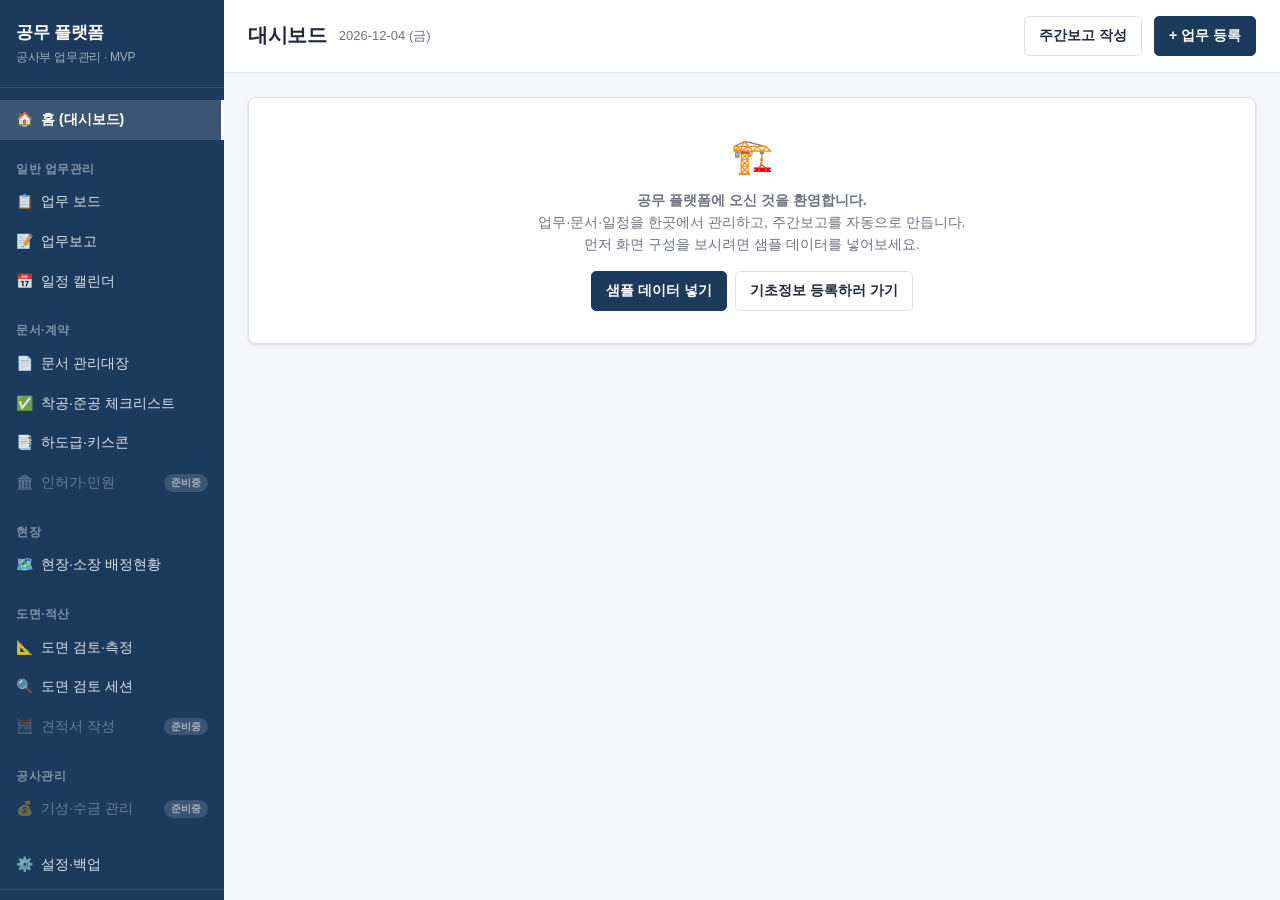
<file: index.html>
<!DOCTYPE html>
<html lang="ko">
<head>
  <meta charset="UTF-8">
  <meta name="viewport" content="width=device-width, initial-scale=1.0">
  <title>대시보드 — 공무 플랫폼</title>
  <link rel="stylesheet" href="assets/css/base.css">
  <link rel="stylesheet" href="assets/css/components.css">
  <link rel="stylesheet" href="assets/css/print.css">
</head>
<body class="app">
  <div class="main">
    <div class="topbar">
      <button class="menu-toggle" data-menu-toggle>☰</button>
      <h1>대시보드</h1>
      <span class="sub" id="todayLabel"></span>
      <span class="spacer"></span>
      <a class="btn" href="report.html">주간보고 작성</a>
      <a class="btn primary" href="tasks.html">+ 업무 등록</a>
    </div>
    <div class="content" id="content"></div>
  </div>

  <script src="assets/js/store.js"></script>
  <script src="assets/js/ui.js"></script>
  <script src="assets/js/seed.js"></script>
  <script>
    UI.init("home", "대시보드");

    const today = UI.todayStr();
    const d = new Date();
    document.getElementById("todayLabel").textContent =
      `${today} (${["일","월","화","수","목","금","토"][d.getDay()]})`;

    function render() {
      const el = document.getElementById("content");
      const tasks = Store.list("tasks");
      const docs = Store.list("documents");
      const events = Store.list("events");
      const isEmpty = !tasks.length && !docs.length && !events.length && !Store.list("sites").length;

      if (isEmpty) {
        el.innerHTML = `
          <div class="card"><div class="empty">
            <div class="empty-icon">🏗️</div>
            <p><b>공무 플랫폼에 오신 것을 환영합니다.</b><br>
            업무·문서·일정을 한곳에서 관리하고, 주간보고를 자동으로 만듭니다.<br>
            먼저 화면 구성을 보시려면 샘플 데이터를 넣어보세요.</p>
            <div class="flex" style="justify-content:center">
              <button class="btn primary" id="btnSeed">샘플 데이터 넣기</button>
              <a class="btn" href="settings.html">기초정보 등록하러 가기</a>
            </div>
          </div></div>`;
        document.getElementById("btnSeed").addEventListener("click", () => {
          Seed.inject();
          UI.toast("샘플 데이터를 넣었습니다.", "success");
          render();
        });
        return;
      }

      /* ---------- KPI ---------- */
      const wk = UI.weekRange(today);
      const inProgress = tasks.filter((t) => t.status === "진행").length;
      const dueThisWeek = tasks.filter((t) => t.status !== "완료" && t.dueDate && t.dueDate >= today && t.dueDate <= wk.end).length;
      const overdue = tasks.filter((t) => t.status !== "완료" && t.dueDate && t.dueDate < today).length;
      const waitingDocs = docs.filter((dd) => dd.status === "회신대기").length;
      const ym = today.slice(0, 7);
      const billingCnt = events.filter((e) => e.type === "기성청구" && (e.date || "").startsWith(ym)).length;

      // 서류·통보기한 (체크리스트 + 키스콘, 7일 내 또는 경과)
      const soonLimit = UI.addDays(today, 7);
      let paperDue = 0;
      Store.list("siteChecklists").forEach((cl) =>
        (cl.items || []).forEach((it) => {
          if (it.status !== "완료" && it.status !== "해당없음" && it.dueDate && it.dueDate <= soonLimit) paperDue++;
        }));
      Store.list("subcontracts", (s) => !s.kisconNotifiedAt && s.kisconDueDate && s.kisconDueDate <= soonLimit)
        .forEach(() => paperDue++);

      /* ---------- 마감 임박 업무 (오늘~7일 + 지연) ---------- */
      const soonEnd = UI.addDays(today, 7);
      const urgent = tasks
        .filter((t) => t.status !== "완료" && t.dueDate && t.dueDate <= soonEnd)
        .sort((a, b) => (a.dueDate < b.dueDate ? -1 : 1))
        .slice(0, 8);

      /* ---------- 다가오는 일정 7일 ---------- */
      const upcoming = [];
      events.filter((e) => e.date >= today && e.date <= soonEnd)
        .forEach((e) => upcoming.push({ date: e.date, label: e.title, tag: e.type, cls: "navy" }));
      docs.filter((dd) => dd.status !== "완료" && dd.dueDate && dd.dueDate >= today && dd.dueDate <= soonEnd)
        .forEach((dd) => upcoming.push({ date: dd.dueDate, label: `${dd.title} 회신`, tag: "회신기한", cls: "orange" }));
      Store.list("siteChecklists").forEach((cl) =>
        (cl.items || []).forEach((it) => {
          if (it.status !== "완료" && it.status !== "해당없음" &&
              it.dueDate && it.dueDate >= today && it.dueDate <= soonEnd) {
            upcoming.push({ date: it.dueDate, label: `${it.title} (${cl.kind})`, tag: "서류기한", cls: "red" });
          }
        }));
      Store.list("subcontracts", (s) => !s.kisconNotifiedAt && s.kisconDueDate &&
        s.kisconDueDate >= today && s.kisconDueDate <= soonEnd)
        .forEach((s) => upcoming.push({ date: s.kisconDueDate, label: `키스콘 통보 — ${s.company}`, tag: "키스콘", cls: "red" }));
      upcoming.sort((a, b) => (a.date < b.date ? -1 : 1));

      /* ---------- 최근 문서 5건 ---------- */
      const recentDocs = docs.slice().sort((a, b) => (b.date || "") < (a.date || "") ? -1 : 1).slice(0, 5);

      el.innerHTML = `
        <div class="kpi-grid">
          <div class="kpi"><div class="kpi-label">진행 중 업무</div><div class="kpi-value">${inProgress}<span class="unit">건</span></div></div>
          <div class="kpi ${dueThisWeek ? "warn" : ""}"><div class="kpi-label">이번 주 마감</div><div class="kpi-value">${dueThisWeek}<span class="unit">건</span></div></div>
          <div class="kpi ${overdue ? "danger" : ""}"><div class="kpi-label">지연 업무</div><div class="kpi-value">${overdue}<span class="unit">건</span></div></div>
          <div class="kpi ${waitingDocs ? "warn" : ""}"><div class="kpi-label">회신대기 문서</div><div class="kpi-value">${waitingDocs}<span class="unit">건</span></div></div>
          <div class="kpi"><div class="kpi-label">이번 달 기성청구 일정</div><div class="kpi-value">${billingCnt}<span class="unit">건</span></div></div>
          <div class="kpi ${paperDue ? "danger" : ""}"><div class="kpi-label">서류·통보기한 (7일)</div><div class="kpi-value">${paperDue}<span class="unit">건</span></div></div>
        </div>

        <div class="grid-2 mt-4">
          <div class="card">
            <div class="card-head"><h2>⏰ 마감 임박 업무</h2><span class="spacer"></span><a class="btn sm ghost" href="tasks.html">전체 보기</a></div>
            <div class="card-body">${urgent.length ? `
              <div class="table-wrap"><table class="table">
                <thead><tr><th>업무명</th><th>마감</th><th>현장</th><th>상태</th></tr></thead>
                <tbody>${urgent.map((t) => `
                  <tr class="no-hover ${t.dueDate < today ? "overdue" : ""}">
                    <td>${UI.esc(t.title)}</td>
                    <td class="nowrap">${UI.fmtShort(t.dueDate)} ${UI.ddayBadge(t.dueDate)}</td>
                    <td>${UI.esc(UI.siteName(t.siteId))}</td>
                    <td>${UI.badge(t.status)}</td>
                  </tr>`).join("")}</tbody>
              </table></div>` :
              `<p class="muted small">7일 내 마감 업무가 없습니다.</p>`}
            </div>
          </div>

          <div class="card">
            <div class="card-head"><h2>📅 다가오는 일정 (7일)</h2><span class="spacer"></span><a class="btn sm ghost" href="calendar.html">캘린더</a></div>
            <div class="card-body">${upcoming.length ? upcoming.map((u) => `
              <div class="flex" style="padding:6px 0;border-bottom:1px solid var(--c-border)">
                <span class="nowrap small muted">${UI.fmtShort(u.date)}</span>
                <span class="badge ${u.cls}">${UI.esc(u.tag)}</span>
                <span class="grow">${UI.esc(u.label)}</span>
              </div>`).join("") :
              `<p class="muted small">7일 내 일정이 없습니다.</p>`}
            </div>
          </div>
        </div>

        <div class="card mt-4">
          <div class="card-head"><h2>📄 최근 문서</h2><span class="spacer"></span><a class="btn sm ghost" href="documents.html">문서대장</a></div>
          <div class="card-body">${recentDocs.length ? `
            <div class="table-wrap"><table class="table">
              <thead><tr><th>구분</th><th>일자</th><th>제목</th><th>상대처</th><th>상태</th></tr></thead>
              <tbody>${recentDocs.map((dd) => `
                <tr class="no-hover">
                  <td>${UI.badge(dd.direction)}</td>
                  <td class="nowrap">${UI.fmtShort(dd.date)}</td>
                  <td>${UI.esc(dd.title)}</td>
                  <td>${UI.esc(dd.counterpart || "-")}</td>
                  <td>${UI.badge(dd.status)}</td>
                </tr>`).join("")}</tbody>
            </table></div>` :
            `<p class="muted small">등록된 문서가 없습니다.</p>`}
          </div>
        </div>`;
    }

    render();
  </script>
</body>
</html>
</file>
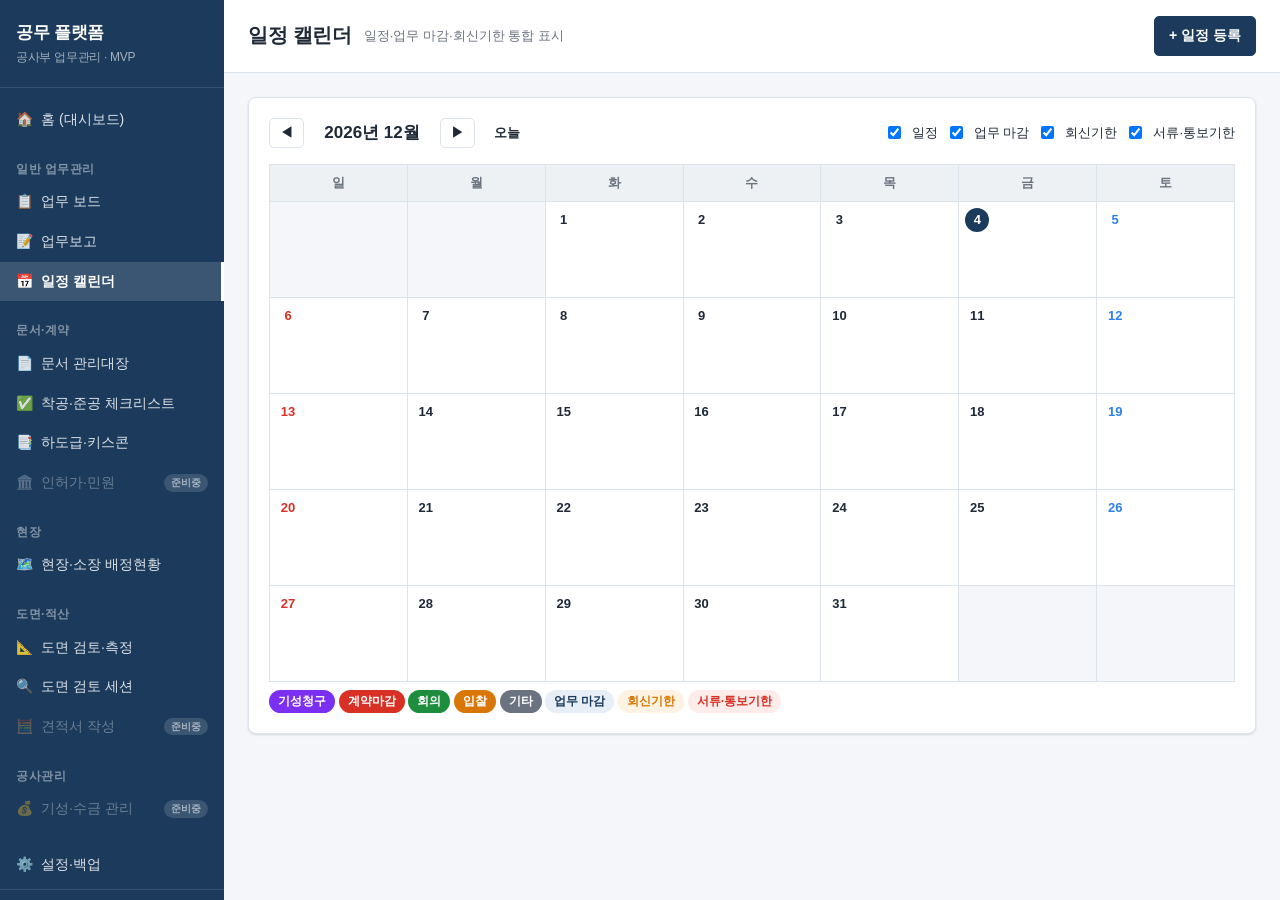
<file: calendar.html>
<!DOCTYPE html>
<html lang="ko">
<head>
  <meta charset="UTF-8">
  <meta name="viewport" content="width=device-width, initial-scale=1.0">
  <title>일정 캘린더 — 공무 플랫폼</title>
  <link rel="stylesheet" href="assets/css/base.css">
  <link rel="stylesheet" href="assets/css/components.css">
  <link rel="stylesheet" href="assets/css/print.css">
</head>
<body class="app">
  <div class="main">
    <div class="topbar">
      <button class="menu-toggle" data-menu-toggle>☰</button>
      <h1>일정 캘린더</h1>
      <span class="sub">일정·업무 마감·회신기한 통합 표시</span>
      <span class="spacer"></span>
      <button class="btn primary" id="btnNew">+ 일정 등록</button>
    </div>
    <div class="content">
      <div class="card card-pad">
        <div class="flex flex-wrap no-print">
          <button class="btn sm" id="btnPrev">◀</button>
          <h2 id="calTitle" style="font-size:var(--fs-lg);min-width:120px;text-align:center"></h2>
          <button class="btn sm" id="btnNext">▶</button>
          <button class="btn sm ghost" id="btnToday">오늘</button>
          <span class="spacer grow"></span>
          <label class="small flex"><input type="checkbox" id="srcEvents" checked> 일정</label>
          <label class="small flex"><input type="checkbox" id="srcTasks" checked> 업무 마감</label>
          <label class="small flex"><input type="checkbox" id="srcDocs" checked> 회신기한</label>
          <label class="small flex"><input type="checkbox" id="srcChecklists" checked> 서류·통보기한</label>
        </div>
        <div class="mt-4" id="calWrap"></div>
        <div class="small muted mt-2">
          <span class="badge" style="background:var(--c-ev-billing);color:#fff">기성청구</span>
          <span class="badge" style="background:var(--c-ev-contract);color:#fff">계약마감</span>
          <span class="badge" style="background:var(--c-ev-meeting);color:#fff">회의</span>
          <span class="badge" style="background:var(--c-ev-bid);color:#fff">입찰</span>
          <span class="badge" style="background:var(--c-ev-etc);color:#fff">기타</span>
          <span class="badge navy">업무 마감</span>
          <span class="badge orange">회신기한</span>
          <span class="badge red">서류·통보기한</span>
        </div>
      </div>

      <div class="card mt-4 hidden" id="dayPanel">
        <div class="card-head">
          <h2 id="dayTitle"></h2>
          <span class="spacer"></span>
          <button class="btn sm" id="btnDayAdd">+ 이 날짜에 일정</button>
        </div>
        <div class="card-body" id="dayList"></div>
      </div>
    </div>
  </div>

  <!-- 일정 등록/수정 모달 -->
  <div class="modal-backdrop" id="evModal">
    <div class="modal">
      <div class="modal-head">
        <h3 id="modalTitle">일정 등록</h3>
        <button class="modal-close" data-close>×</button>
      </div>
      <div class="modal-body">
        <div class="field">
          <label>일정명 <span class="req">*</span></label>
          <input class="input" id="mTitle" placeholder="예: 7월 기성청구 (OO현장)">
        </div>
        <div class="form-row">
          <div class="field">
            <label>일자 <span class="req">*</span></label>
            <input class="input" id="mDate" type="date">
          </div>
          <div class="field">
            <label>유형</label>
            <select class="select" id="mType">
              <option>기성청구</option><option>계약마감</option><option>회의</option>
              <option>입찰</option><option selected>기타</option>
            </select>
          </div>
        </div>
        <div class="form-row">
          <div class="field">
            <label>현장</label>
            <select class="select" id="mSite"></select>
          </div>
          <div class="field">
            <label>비고</label>
            <input class="input" id="mMemo">
          </div>
        </div>
      </div>
      <div class="modal-foot">
        <button class="btn danger hidden" id="btnDelete">삭제</button>
        <span class="grow"></span>
        <button class="btn" data-close>취소</button>
        <button class="btn primary" id="btnSave">저장</button>
      </div>
    </div>
  </div>

  <script src="assets/js/store.js"></script>
  <script src="assets/js/ui.js"></script>
  <script>
    UI.init("calendar", "일정 캘린더");
    UI.bindModalClose();

    const EV_COLORS = {
      "기성청구": "var(--c-ev-billing)", "계약마감": "var(--c-ev-contract)",
      "회의": "var(--c-ev-meeting)", "입찰": "var(--c-ev-bid)", "기타": "var(--c-ev-etc)",
    };
    let cur = new Date();
    cur.setDate(1);
    let selectedDate = null;
    let editingId = null;

    /* 해당 월의 표시 항목 수집: { date, kind, label, color, id? } */
    function collectItems(ymPrefix) {
      const items = [];
      if (document.getElementById("srcEvents").checked) {
        Store.list("events", (e) => (e.date || "").startsWith(ymPrefix)).forEach((e) =>
          items.push({ date: e.date, kind: "event", id: e.id, label: e.title, color: EV_COLORS[e.type] || EV_COLORS["기타"], type: e.type, siteId: e.siteId }));
      }
      if (document.getElementById("srcTasks").checked) {
        Store.list("tasks", (t) => t.status !== "완료" && (t.dueDate || "").startsWith(ymPrefix)).forEach((t) =>
          items.push({ date: t.dueDate, kind: "task", id: t.id, label: `[업무] ${t.title}`, color: "var(--c-primary)", siteId: t.siteId }));
      }
      if (document.getElementById("srcDocs").checked) {
        Store.list("documents", (d) => d.status !== "완료" && (d.dueDate || "").startsWith(ymPrefix)).forEach((d) =>
          items.push({ date: d.dueDate, kind: "doc", id: d.id, label: `[회신] ${d.title}`, color: "var(--c-warn)", siteId: d.siteId }));
      }
      if (document.getElementById("srcChecklists").checked) {
        // 착공·준공 체크리스트 항목 기한
        Store.list("siteChecklists").forEach((cl) =>
          (cl.items || []).forEach((it) => {
            if (it.status !== "완료" && it.status !== "해당없음" &&
                (it.dueDate || "").startsWith(ymPrefix)) {
              items.push({ date: it.dueDate, kind: "checklist", id: cl.id,
                label: `[${cl.kind}] ${it.title}`, color: "var(--c-danger)", siteId: cl.siteId });
            }
          }));
        // 키스콘 통보기한 (미통보)
        Store.list("subcontracts", (s) => !s.kisconNotifiedAt && (s.kisconDueDate || "").startsWith(ymPrefix))
          .forEach((s) => items.push({ date: s.kisconDueDate, kind: "kiscon", id: s.id,
            label: `[키스콘] ${s.company} 통보기한`, color: "var(--c-danger)", siteId: s.siteId }));
      }
      return items;
    }

    function render() {
      const y = cur.getFullYear(), m = cur.getMonth();
      const ym = `${y}-${String(m + 1).padStart(2, "0")}`;
      document.getElementById("calTitle").textContent = `${y}년 ${m + 1}월`;
      const items = collectItems(ym);
      const byDate = {};
      items.forEach((it) => { (byDate[it.date] = byDate[it.date] || []).push(it); });

      const first = new Date(y, m, 1);
      const startDow = first.getDay(); // 0=일
      const daysInMonth = new Date(y, m + 1, 0).getDate();
      const today = UI.todayStr();

      let html = `<div class="cal-grid">`;
      ["일", "월", "화", "수", "목", "금", "토"].forEach((d) => (html += `<div class="cal-dow">${d}</div>`));

      // 앞쪽 빈 칸 (전월)
      for (let i = 0; i < startDow; i++) html += `<div class="cal-cell other"></div>`;

      for (let d = 1; d <= daysInMonth; d++) {
        const dateStr = `${ym}-${String(d).padStart(2, "0")}`;
        const dow = (startDow + d - 1) % 7;
        const dayItems = byDate[dateStr] || [];
        const shown = dayItems.slice(0, 3).map((it) =>
          `<span class="cal-item" style="background:${it.color}">${UI.esc(it.label)}</span>`).join("");
        const more = dayItems.length > 3 ? `<span class="cal-more">+${dayItems.length - 3}건</span>` : "";
        const cls = ["cal-cell"];
        if (dateStr === today) cls.push("today");
        const dayCls = dow === 0 ? "sun" : dow === 6 ? "sat" : "";
        html += `<div class="${cls.join(" ")}" data-date="${dateStr}">
          <span class="cal-day ${dayCls}">${d}</span>${shown}${more}</div>`;
      }
      // 뒤쪽 빈 칸
      const tail = (startDow + daysInMonth) % 7;
      if (tail) for (let i = tail; i < 7; i++) html += `<div class="cal-cell other"></div>`;
      html += `</div>`;

      document.getElementById("calWrap").innerHTML = html;
      document.querySelectorAll(".cal-cell[data-date]").forEach((cell) =>
        cell.addEventListener("click", () => selectDay(cell.dataset.date)));
      if (selectedDate && selectedDate.startsWith(ym)) renderDayPanel();
      else document.getElementById("dayPanel").classList.add("hidden");
    }

    /* ---------- 일자 패널 ---------- */
    function selectDay(dateStr) {
      selectedDate = dateStr;
      renderDayPanel();
    }

    function renderDayPanel() {
      const panel = document.getElementById("dayPanel");
      panel.classList.remove("hidden");
      const d = new Date(selectedDate);
      const dow = ["일", "월", "화", "수", "목", "금", "토"][d.getDay()];
      document.getElementById("dayTitle").textContent = `${selectedDate} (${dow})`;
      const items = collectItems(selectedDate.slice(0, 7)).filter((it) => it.date === selectedDate);
      if (!items.length) {
        document.getElementById("dayList").innerHTML = `<p class="muted small">이 날짜의 항목이 없습니다.</p>`;
        return;
      }
      const KIND_INFO = {
        task: { tag: "업무", href: "tasks.html" },
        doc: { tag: "회신", href: "documents.html" },
        checklist: { tag: "서류", href: "checklists.html" },
        kiscon: { tag: "키스콘", href: "subcontracts.html" },
      };
      document.getElementById("dayList").innerHTML = items.map((it) => {
        const site = it.siteId ? ` <span class="muted small">· ${UI.esc(UI.siteName(it.siteId))}</span>` : "";
        const info = KIND_INFO[it.kind];
        const editBtn = it.kind === "event"
          ? `<button class="btn sm ghost" data-edit="${it.id}">수정</button>`
          : `<a class="btn sm ghost" href="${info.href}">바로가기</a>`;
        return `<div class="flex" style="padding:6px 0;border-bottom:1px solid var(--c-border)">
          <span class="badge" style="background:${it.color};color:#fff">${it.kind === "event" ? UI.esc(it.type) : info.tag}</span>
          <span class="grow">${UI.esc(it.label.replace(/^\[[^\]]+\] /, ""))}${site}</span>
          ${editBtn}
        </div>`;
      }).join("");
      document.getElementById("dayList").querySelectorAll("[data-edit]").forEach((b) =>
        b.addEventListener("click", () => openEdit(b.dataset.edit)));
    }

    /* ---------- 모달 ---------- */
    function openNew(dateStr) {
      editingId = null;
      document.getElementById("modalTitle").textContent = "일정 등록";
      document.getElementById("btnDelete").classList.add("hidden");
      document.getElementById("mTitle").value = "";
      document.getElementById("mDate").value = dateStr || UI.todayStr();
      document.getElementById("mType").value = "기타";
      document.getElementById("mMemo").value = "";
      document.getElementById("mSite").innerHTML = UI.siteOptions("", "현장 없음(공통)");
      UI.openModal("evModal");
      document.getElementById("mTitle").focus();
    }

    function openEdit(id) {
      const e = Store.get("events", id);
      if (!e) return;
      editingId = id;
      document.getElementById("modalTitle").textContent = "일정 수정";
      document.getElementById("btnDelete").classList.remove("hidden");
      document.getElementById("mTitle").value = e.title || "";
      document.getElementById("mDate").value = e.date || "";
      document.getElementById("mType").value = e.type || "기타";
      document.getElementById("mMemo").value = e.memo || "";
      document.getElementById("mSite").innerHTML = UI.siteOptions(e.siteId, "현장 없음(공통)");
      UI.openModal("evModal");
    }

    document.getElementById("btnSave").addEventListener("click", () => {
      const title = document.getElementById("mTitle").value.trim();
      const date = document.getElementById("mDate").value;
      if (!title) { UI.toast("일정명을 입력하세요.", "error"); return; }
      if (!date) { UI.toast("일자를 입력하세요.", "error"); return; }
      const data = {
        title, date,
        type: document.getElementById("mType").value,
        siteId: document.getElementById("mSite").value || null,
        memo: document.getElementById("mMemo").value.trim(),
      };
      if (editingId) {
        Store.update("events", editingId, data);
        UI.toast("일정을 수정했습니다.", "success");
      } else {
        Store.add("events", data);
        UI.toast("일정을 등록했습니다.", "success");
      }
      UI.closeModal("evModal");
      render();
    });

    document.getElementById("btnDelete").addEventListener("click", () => {
      if (editingId && confirm("이 일정을 삭제할까요?")) {
        Store.remove("events", editingId);
        UI.closeModal("evModal");
        UI.toast("삭제했습니다.");
        render();
      }
    });

    document.getElementById("btnNew").addEventListener("click", () => openNew());
    document.getElementById("btnDayAdd").addEventListener("click", () => openNew(selectedDate));
    document.getElementById("btnPrev").addEventListener("click", () => { cur.setMonth(cur.getMonth() - 1); render(); });
    document.getElementById("btnNext").addEventListener("click", () => { cur.setMonth(cur.getMonth() + 1); render(); });
    document.getElementById("btnToday").addEventListener("click", () => { cur = new Date(); cur.setDate(1); render(); });
    ["srcEvents", "srcTasks", "srcDocs"].forEach((id) =>
      document.getElementById(id).addEventListener("change", render));

    render();
  </script>
</body>
</html>
</file>
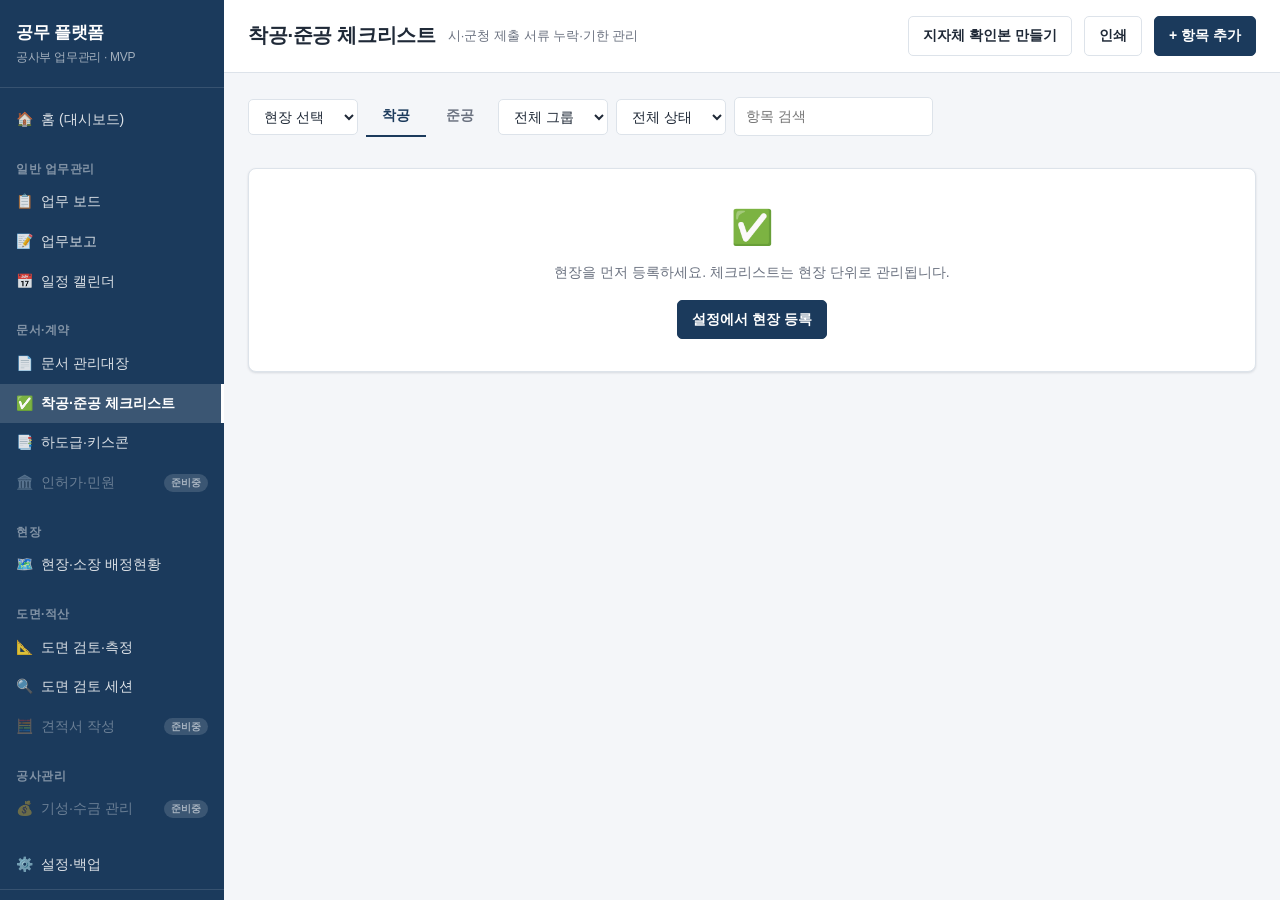
<file: checklists.html>
<!DOCTYPE html>
<html lang="ko">
<head>
  <meta charset="UTF-8">
  <meta name="viewport" content="width=device-width, initial-scale=1.0">
  <title>착공·준공 체크리스트 — 공무 플랫폼</title>
  <link rel="stylesheet" href="assets/css/base.css">
  <link rel="stylesheet" href="assets/css/components.css">
  <link rel="stylesheet" href="assets/css/print.css">
  <style>
    .progress-bar { height: 8px; background: var(--c-neutral-soft); border-radius: var(--radius-full); overflow: hidden; }
    .progress-bar > div { height: 100%; background: var(--c-success); }
    .status-select { width: auto; padding: 3px 6px; font-size: var(--fs-sm); }
    .na-row td { color: var(--c-text-faint); }
  </style>
</head>
<body class="app">
  <div class="main">
    <div class="topbar">
      <button class="menu-toggle" data-menu-toggle>☰</button>
      <h1>착공·준공 체크리스트</h1>
      <span class="sub">시·군청 제출 서류 누락·기한 관리</span>
      <span class="spacer"></span>
      <button class="btn" id="btnLocalize">지자체 확인본 만들기</button>
      <button class="btn" onclick="window.print()">인쇄</button>
      <button class="btn primary" id="btnAddItem">+ 항목 추가</button>
    </div>
    <div class="content">
      <!-- 인쇄 헤더 -->
      <div class="print-only">
        <div class="print-header">
          <div>
            <div class="print-title" id="printTitle">착 공 서 류 체 크 리 스 트</div>
            <div class="print-sub" id="printSub"></div>
          </div>
          <table class="approval">
            <tr><th>담당</th><th>팀장</th><th>부장</th></tr>
            <tr><td></td><td></td><td></td></tr>
          </table>
        </div>
      </div>

      <div class="filters no-print">
        <select class="select" id="fSite"></select>
        <div class="tabs" style="border:none;margin:0">
          <button class="tab active" data-kind="착공">착공</button>
          <button class="tab" data-kind="준공">준공</button>
        </div>
        <select class="select" id="fGroup"><option value="">전체 그룹</option></select>
        <select class="select" id="fStatus">
          <option value="">전체 상태</option>
          <option>준비중</option><option>제출</option><option>보완요청</option><option>완료</option><option>해당없음</option>
        </select>
        <input class="input" id="fSearch" type="search" placeholder="항목 검색">
      </div>

      <div class="kpi-grid mt-4 no-print" id="summaryArea"></div>
      <div class="card mt-4" id="listArea"></div>
    </div>
  </div>

  <!-- 시작(템플릿 선택) 모달 -->
  <div class="modal-backdrop" id="startModal">
    <div class="modal">
      <div class="modal-head"><h3 id="startTitle">체크리스트 시작</h3><button class="modal-close" data-close>×</button></div>
      <div class="modal-body">
        <p class="small muted">템플릿을 선택해 이 현장의 체크리스트를 만듭니다.
        시·군청 확인을 마친 지자체 템플릿이 있으면 그것을 권장합니다.</p>
        <div class="field"><label>템플릿</label><select class="select" id="startTemplate"></select></div>
        <p class="small muted" id="startTemplateMeta"></p>
      </div>
      <div class="modal-foot">
        <button class="btn" data-close>취소</button>
        <button class="btn primary" id="btnStartSave">체크리스트 생성</button>
      </div>
    </div>
  </div>

  <!-- 항목 상세 모달 -->
  <div class="modal-backdrop" id="itemModal">
    <div class="modal">
      <div class="modal-head"><h3 id="itemTitle">항목</h3><button class="modal-close" data-close>×</button></div>
      <div class="modal-body">
        <div class="form-row">
          <div class="field"><label>항목명 <span class="req">*</span></label><input class="input" id="iTitle"></div>
          <div class="field"><label>그룹</label><input class="input" id="iGroup" list="groupList"><datalist id="groupList"></datalist></div>
        </div>
        <div class="form-row">
          <div class="field"><label>관할·시스템</label><input class="input" id="iAgency"></div>
          <div class="field"><label>적용</label>
            <select class="select" id="iRequired"><option>항상</option><option>대상공사</option><option>해당시</option></select></div>
        </div>
        <div class="form-row">
          <div class="field"><label>상태</label>
            <select class="select" id="iStatus">
              <option>준비중</option><option>제출</option><option>보완요청</option><option>완료</option><option>해당없음</option>
            </select></div>
          <div class="field"><label>기한 <span class="small muted">(캘린더 자동 표시)</span></label><input class="input" id="iDue" type="date"></div>
          <div class="field"><label>담당</label><select class="select" id="iOwner"></select></div>
        </div>
        <div class="field"><label>관련 문서 (문서대장 연결)</label><select class="select" id="iDocument"></select></div>
        <div class="field"><label>서식 출처·참고</label><input class="input" id="iFormNote" placeholder="예: 시청 홈페이지 고시, 세움터 서식"></div>
        <div class="field"><label>메모</label><textarea class="textarea" id="iMemo"></textarea></div>
      </div>
      <div class="modal-foot">
        <button class="btn danger" id="btnItemDelete">항목 삭제</button>
        <span class="grow"></span>
        <button class="btn" data-close>취소</button>
        <button class="btn primary" id="btnItemSave">저장</button>
      </div>
    </div>
  </div>

  <!-- 지자체 확인본 모달 -->
  <div class="modal-backdrop" id="localizeModal">
    <div class="modal">
      <div class="modal-head"><h3>지자체 확인본 만들기</h3><button class="modal-close" data-close>×</button></div>
      <div class="modal-body">
        <p class="small muted">표준 템플릿을 복제해 해당 시·군청 확인 내용으로 관리합니다.
        확인일·확인자가 기록되어 신뢰도를 추적할 수 있습니다.</p>
        <div class="field"><label>원본 템플릿</label><select class="select" id="lBase"></select></div>
        <div class="form-row">
          <div class="field"><label>지자체명 <span class="req">*</span></label><input class="input" id="lAuthority" placeholder="예: 수원시청"></div>
          <div class="field"><label>확인자·방법</label><input class="input" id="lConfirmedBy" placeholder="예: 건축과 유선 확인"></div>
        </div>
      </div>
      <div class="modal-foot">
        <button class="btn" data-close>취소</button>
        <button class="btn primary" id="btnLocalizeSave">확인본 생성</button>
      </div>
    </div>
  </div>

  <script src="assets/js/store.js"></script>
  <script src="assets/js/ui.js"></script>
  <script src="assets/js/checklist-templates.js"></script>
  <script>
    UI.init("checklists", "착공·준공 체크리스트");
    UI.bindModalClose();
    ChecklistTemplates.ensureStandard();

    let kind = "착공";
    let editingIdx = null;   // 항목 모달: null=신규 추가

    function currentSiteId() { return document.getElementById("fSite").value; }
    function currentChecklist() {
      const siteId = currentSiteId();
      if (!siteId) return null;
      return Store.list("siteChecklists", (c) => c.siteId === siteId && c.kind === kind)[0] || null;
    }

    /* ---------- 필터 초기화 ---------- */
    function initFilters() {
      const sites = Store.list("sites");
      document.getElementById("fSite").innerHTML =
        sites.length ? UI.siteOptions(sites[0].id, "현장 선택") : `<option value="">현장 선택</option>`;
      ["fGroup", "fStatus", "fSearch"].forEach((id) =>
        document.getElementById(id).addEventListener("input", renderList));
      document.getElementById("fSite").addEventListener("change", render);
      document.querySelectorAll(".tab[data-kind]").forEach((t) =>
        t.addEventListener("click", () => {
          kind = t.dataset.kind;
          document.querySelectorAll(".tab[data-kind]").forEach((x) =>
            x.classList.toggle("active", x === t));
          render();
        }));
    }

    /* ---------- 렌더 ---------- */
    function render() {
      const siteId = currentSiteId();
      document.getElementById("printTitle").textContent =
        kind === "착공" ? "착 공 서 류 체 크 리 스 트" : "준 공 서 류 체 크 리 스 트";
      if (!siteId) {
        document.getElementById("summaryArea").innerHTML = "";
        document.getElementById("listArea").innerHTML = `<div class="empty">
          <div class="empty-icon">✅</div>
          <p>현장을 먼저 등록하세요. 체크리스트는 현장 단위로 관리됩니다.</p>
          <a class="btn primary" href="settings.html">설정에서 현장 등록</a></div>`;
        return;
      }
      const cl = currentChecklist();
      if (!cl) {
        document.getElementById("summaryArea").innerHTML = "";
        document.getElementById("listArea").innerHTML = `<div class="empty">
          <div class="empty-icon">✅</div>
          <p><b>${UI.esc(UI.siteName(siteId))}</b> 현장의 ${kind} 체크리스트가 없습니다.<br>
          템플릿에서 시작하면 표준 항목이 채워집니다.</p>
          <button class="btn primary" onclick="openStart()">템플릿에서 시작</button></div>`;
        return;
      }
      renderSummary(cl);
      renderGroupFilter(cl);
      renderList();
      document.getElementById("printSub").textContent =
        `현장: ${UI.siteName(siteId)} · 출력일: ${UI.todayStr()} · 근거 템플릿: ${cl.templateName || "-"}`;
    }

    function renderSummary(cl) {
      const p = ChecklistTemplates.progress(cl);
      const today = UI.todayStr();
      const soon = UI.addDays(today, 7);
      const dueSoon = cl.items.filter((i) => i.status !== "완료" && i.status !== "해당없음" &&
        i.dueDate && i.dueDate <= soon).length;
      const rework = cl.items.filter((i) => i.status === "보완요청").length;
      document.getElementById("summaryArea").innerHTML = `
        <div class="kpi" style="grid-column:span 2">
          <div class="kpi-label">진행률 (해당없음 제외)</div>
          <div class="kpi-value">${p.done} / ${p.total}<span class="unit">건 · ${p.pct}%</span></div>
          <div class="progress-bar mt-2"><div style="width:${p.pct}%"></div></div>
        </div>
        <div class="kpi ${dueSoon ? "warn" : ""}"><div class="kpi-label">기한 임박·경과 (7일)</div>
          <div class="kpi-value">${dueSoon}<span class="unit">건</span></div></div>
        <div class="kpi ${rework ? "danger" : ""}"><div class="kpi-label">보완요청</div>
          <div class="kpi-value">${rework}<span class="unit">건</span></div></div>`;
    }

    function renderGroupFilter(cl) {
      const sel = document.getElementById("fGroup");
      const cur = sel.value;
      const groups = [...new Set(cl.items.map((i) => i.group).filter(Boolean))];
      sel.innerHTML = `<option value="">전체 그룹</option>` +
        groups.map((g) => `<option ${g === cur ? "selected" : ""}>${UI.esc(g)}</option>`).join("");
      document.getElementById("groupList").innerHTML =
        groups.map((g) => `<option value="${UI.esc(g)}">`).join("");
    }

    function renderList() {
      const cl = currentChecklist();
      if (!cl) return;
      const g = document.getElementById("fGroup").value;
      const st = document.getElementById("fStatus").value;
      const q = document.getElementById("fSearch").value.trim();
      const today = UI.todayStr();
      const rows = cl.items.map((it, idx) => ({ it, idx }))
        .filter(({ it }) => (!g || it.group === g) && (!st || it.status === st) &&
          (!q || it.title.includes(q)))
        .map(({ it, idx }) => {
          const overdue = it.status !== "완료" && it.status !== "해당없음" && it.dueDate && it.dueDate < today;
          const doc = it.documentId ? Store.get("documents", it.documentId) : null;
          return `
          <tr class="${overdue ? "overdue" : ""} ${it.status === "해당없음" ? "na-row" : ""}" data-open="${idx}">
            <td><select class="select status-select" data-status="${idx}">
              ${["준비중","제출","보완요청","완료","해당없음"].map((s) =>
                `<option ${s === it.status ? "selected" : ""}>${s}</option>`).join("")}
            </select></td>
            <td>${UI.esc(it.title)}
              ${it.requiredWhen !== "항상" ? `<span class="badge gray">${UI.esc(it.requiredWhen)}</span>` : ""}</td>
            <td class="small">${UI.esc(it.group || "-")}</td>
            <td class="small">${UI.esc(it.agency || "-")}</td>
            <td class="nowrap">${it.dueDate ? UI.fmtDate(it.dueDate) + " " +
              (it.status !== "완료" && it.status !== "해당없음" ? UI.ddayBadge(it.dueDate) : "") : "-"}</td>
            <td class="small">${doc ? "📎 " + UI.esc(doc.docNo || doc.title) : "-"}</td>
            <td class="small">${UI.esc(UI.personName(it.ownerId))}</td>
          </tr>`;
        }).join("");
      document.getElementById("listArea").innerHTML = `<div class="table-wrap"><table class="table">
        <thead><tr><th>상태</th><th>항목</th><th>그룹</th><th>관할</th><th>기한</th><th>문서</th><th>담당</th></tr></thead>
        <tbody>${rows || `<tr class="no-hover"><td colspan="7" class="center muted">조건에 맞는 항목이 없습니다.</td></tr>`}</tbody>
      </table></div>`;
      document.querySelectorAll("[data-open]").forEach((tr) =>
        tr.addEventListener("click", () => openItem(parseInt(tr.dataset.open, 10))));
      document.querySelectorAll("[data-status]").forEach((sel) => {
        sel.addEventListener("click", (e) => e.stopPropagation());
        sel.addEventListener("change", () => {
          const cl2 = currentChecklist();
          cl2.items[parseInt(sel.dataset.status, 10)].status = sel.value;
          Store.update("siteChecklists", cl2.id, { items: cl2.items });
          renderSummary(cl2);
          renderList();
        });
      });
    }

    /* ---------- 시작 모달 ---------- */
    function openStart() {
      const templates = Store.list("checklistTemplates", (t) => t.kind === kind);
      const sel = document.getElementById("startTemplate");
      sel.innerHTML = templates.map((t) =>
        `<option value="${t.id}">${UI.esc(t.name)} (${UI.esc(t.authority)})</option>`).join("");
      const showMeta = () => {
        const t = Store.get("checklistTemplates", sel.value);
        document.getElementById("startTemplateMeta").textContent = t
          ? `항목 ${t.items.length}개 · 확인일 ${t.confirmedAt || "-"} · ${t.confirmedBy || ""}` : "";
      };
      sel.onchange = showMeta;
      showMeta();
      document.getElementById("startTitle").textContent =
        `${UI.siteName(currentSiteId())} — ${kind} 체크리스트 시작`;
      UI.openModal("startModal");
    }

    document.getElementById("btnStartSave").addEventListener("click", () => {
      const tid = document.getElementById("startTemplate").value;
      if (!tid) { UI.toast("템플릿을 선택하세요.", "error"); return; }
      ChecklistTemplates.instantiate(tid, currentSiteId());
      UI.closeModal("startModal");
      UI.toast("체크리스트를 생성했습니다. 항목별 기한·담당을 지정하세요.", "success");
      render();
    });

    /* ---------- 항목 모달 ---------- */
    function fillItemSelects(it = {}) {
      document.getElementById("iOwner").innerHTML = UI.personOptions(it.ownerId, null, "담당 없음(본인)");
      const docs = Store.list("documents", (d) => d.siteId === currentSiteId() || !d.siteId)
        .sort((a, b) => (b.date || "") < (a.date || "") ? -1 : 1);
      document.getElementById("iDocument").innerHTML = `<option value="">연결 안 함</option>` +
        docs.map((d) => `<option value="${d.id}" ${d.id === it.documentId ? "selected" : ""}>
          [${d.direction}] ${UI.esc(d.docNo || "")} ${UI.esc(d.title)}</option>`).join("");
    }

    function openItem(idx) {
      const cl = currentChecklist();
      const it = cl.items[idx];
      editingIdx = idx;
      document.getElementById("itemTitle").textContent = "항목 상세";
      document.getElementById("btnItemDelete").classList.remove("hidden");
      document.getElementById("iTitle").value = it.title;
      document.getElementById("iGroup").value = it.group || "";
      document.getElementById("iAgency").value = it.agency || "";
      document.getElementById("iRequired").value = it.requiredWhen || "항상";
      document.getElementById("iStatus").value = it.status;
      document.getElementById("iDue").value = it.dueDate || "";
      document.getElementById("iFormNote").value = it.formNote || "";
      document.getElementById("iMemo").value = it.memo || "";
      fillItemSelects(it);
      UI.openModal("itemModal");
    }

    function openNewItem() {
      const cl = currentChecklist();
      if (!cl) { UI.toast("먼저 체크리스트를 생성하세요.", "error"); return; }
      editingIdx = null;
      document.getElementById("itemTitle").textContent = "항목 추가";
      document.getElementById("btnItemDelete").classList.add("hidden");
      ["iTitle", "iGroup", "iAgency", "iDue", "iFormNote", "iMemo"].forEach((id) =>
        (document.getElementById(id).value = ""));
      document.getElementById("iRequired").value = "항상";
      document.getElementById("iStatus").value = "준비중";
      fillItemSelects();
      UI.openModal("itemModal");
      document.getElementById("iTitle").focus();
    }

    document.getElementById("btnItemSave").addEventListener("click", () => {
      const cl = currentChecklist();
      const title = document.getElementById("iTitle").value.trim();
      if (!title) { UI.toast("항목명을 입력하세요.", "error"); return; }
      const data = {
        title,
        group: document.getElementById("iGroup").value.trim(),
        agency: document.getElementById("iAgency").value.trim(),
        requiredWhen: document.getElementById("iRequired").value,
        status: document.getElementById("iStatus").value,
        dueDate: document.getElementById("iDue").value || null,
        ownerId: document.getElementById("iOwner").value || null,
        documentId: document.getElementById("iDocument").value || null,
        formNote: document.getElementById("iFormNote").value.trim(),
        memo: document.getElementById("iMemo").value.trim(),
      };
      if (editingIdx === null) cl.items.push(data);
      else cl.items[editingIdx] = { ...cl.items[editingIdx], ...data };
      Store.update("siteChecklists", cl.id, { items: cl.items });
      UI.closeModal("itemModal");
      UI.toast(editingIdx === null ? "항목을 추가했습니다." : "저장했습니다.", "success");
      render();
    });

    document.getElementById("btnItemDelete").addEventListener("click", () => {
      const cl = currentChecklist();
      if (editingIdx !== null && confirm("이 항목을 삭제할까요?")) {
        cl.items.splice(editingIdx, 1);
        Store.update("siteChecklists", cl.id, { items: cl.items });
        UI.closeModal("itemModal");
        UI.toast("삭제했습니다.");
        render();
      }
    });

    /* ---------- 지자체 확인본 ---------- */
    document.getElementById("btnLocalize").addEventListener("click", () => {
      const templates = Store.list("checklistTemplates");
      document.getElementById("lBase").innerHTML = templates.map((t) =>
        `<option value="${t.id}">${UI.esc(t.name)} (${UI.esc(t.authority)})</option>`).join("");
      document.getElementById("lAuthority").value = "";
      document.getElementById("lConfirmedBy").value = "";
      UI.openModal("localizeModal");
    });

    document.getElementById("btnLocalizeSave").addEventListener("click", () => {
      const authority = document.getElementById("lAuthority").value.trim();
      if (!authority) { UI.toast("지자체명을 입력하세요.", "error"); return; }
      const t = ChecklistTemplates.localize(
        document.getElementById("lBase").value, authority,
        document.getElementById("lConfirmedBy").value.trim());
      UI.closeModal("localizeModal");
      UI.toast(`"${t.name}" 템플릿을 만들었습니다. 이후 시작 시 선택할 수 있습니다.`, "success");
    });

    document.getElementById("btnAddItem").addEventListener("click", openNewItem);

    initFilters();
    render();
  </script>
</body>
</html>
</file>
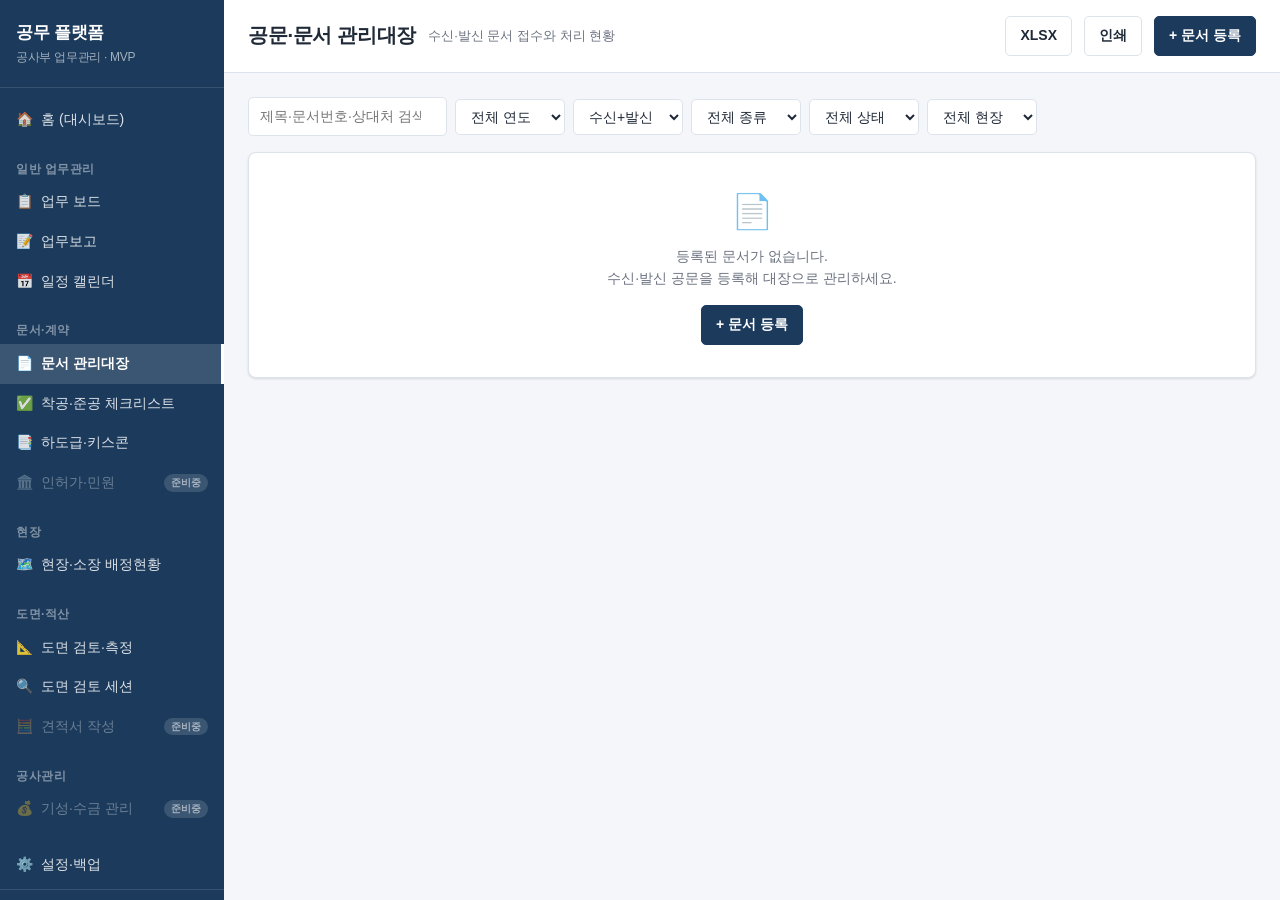
<file: documents.html>
<!DOCTYPE html>
<html lang="ko">
<head>
  <meta charset="UTF-8">
  <meta name="viewport" content="width=device-width, initial-scale=1.0">
  <title>문서 관리대장 — 공무 플랫폼</title>
  <link rel="stylesheet" href="assets/css/base.css">
  <link rel="stylesheet" href="assets/css/components.css">
  <link rel="stylesheet" href="assets/css/print.css">
</head>
<body class="app">
  <div class="main">
    <div class="topbar">
      <button class="menu-toggle" data-menu-toggle>☰</button>
      <h1>공문·문서 관리대장</h1>
      <span class="sub">수신·발신 문서 접수와 처리 현황</span>
      <span class="spacer"></span>
      <button class="btn" id="btnXlsx">XLSX</button>
      <button class="btn" onclick="window.print()">인쇄</button>
      <button class="btn primary" id="btnNew">+ 문서 등록</button>
    </div>
    <div class="content">
      <!-- 인쇄 헤더 -->
      <div class="print-only">
        <div class="print-header">
          <div>
            <div class="print-title">문 서 관 리 대 장</div>
            <div class="print-sub" id="printSub"></div>
          </div>
          <table class="approval">
            <tr><th>담당</th><th>팀장</th><th>부장</th></tr>
            <tr><td></td><td></td><td></td></tr>
          </table>
        </div>
      </div>

      <div class="filters no-print">
        <input class="input" id="fSearch" type="search" placeholder="제목·문서번호·상대처 검색">
        <select class="select" id="fYear"></select>
        <select class="select" id="fDirection">
          <option value="">수신+발신</option><option>수신</option><option>발신</option>
        </select>
        <select class="select" id="fType">
          <option value="">전체 종류</option>
          <option>공문</option><option>계약서류</option><option>기성서류</option>
          <option>인허가</option><option>민원</option><option>기타</option>
        </select>
        <select class="select" id="fStatus">
          <option value="">전체 상태</option>
          <option>접수</option><option>처리중</option><option>회신대기</option><option>완료</option>
        </select>
        <select class="select" id="fSite"></select>
      </div>

      <div class="card mt-4" id="ledgerWrap"></div>
    </div>
  </div>

  <!-- 문서 등록/수정 모달 -->
  <div class="modal-backdrop" id="docModal">
    <div class="modal">
      <div class="modal-head">
        <h3 id="modalTitle">문서 등록</h3>
        <button class="modal-close" data-close>×</button>
      </div>
      <div class="modal-body">
        <div class="form-row">
          <div class="field">
            <label>수신/발신 <span class="req">*</span></label>
            <select class="select" id="mDirection"><option>수신</option><option>발신</option></select>
          </div>
          <div class="field">
            <label>문서번호</label>
            <input class="input" id="mDocNo" placeholder="제2026-001호">
          </div>
          <div class="field">
            <label>일자 <span class="req">*</span></label>
            <input class="input" id="mDate" type="date">
          </div>
        </div>
        <div class="field">
          <label>제목 <span class="req">*</span></label>
          <input class="input" id="mTitle" placeholder="예: 착공계 보완서류 제출 요청">
        </div>
        <div class="form-row">
          <div class="field">
            <label id="counterpartLabel">발신처</label>
            <input class="input" id="mCounterpart" placeholder="예: OO시청 건축과">
          </div>
          <div class="field">
            <label>종류</label>
            <select class="select" id="mType">
              <option>공문</option><option>계약서류</option><option>기성서류</option>
              <option>인허가</option><option>민원</option><option>기타</option>
            </select>
          </div>
        </div>
        <div class="form-row">
          <div class="field">
            <label>처리상태</label>
            <select class="select" id="mStatus">
              <option>접수</option><option>처리중</option><option>회신대기</option><option>완료</option>
            </select>
          </div>
          <div class="field">
            <label>회신기한</label>
            <input class="input" id="mDue" type="date">
          </div>
        </div>
        <div class="form-row">
          <div class="field">
            <label>현장</label>
            <select class="select" id="mSite"></select>
          </div>
          <div class="field">
            <label>담당</label>
            <select class="select" id="mOwner"></select>
          </div>
        </div>
        <div class="field">
          <label>비고</label>
          <input class="input" id="mMemo">
        </div>
      </div>
      <div class="modal-foot">
        <button class="btn danger hidden" id="btnDelete">삭제</button>
        <span class="grow"></span>
        <button class="btn" data-close>취소</button>
        <button class="btn primary" id="btnSave">저장</button>
      </div>
    </div>
  </div>

  <script src="https://cdn.sheetjs.com/xlsx-0.20.3/package/dist/xlsx.full.min.js"></script>
  <script src="assets/js/store.js"></script>
  <script src="assets/js/ui.js"></script>
  <script>
    UI.init("documents", "문서 관리대장");
    UI.bindModalClose();

    let editingId = null;

    /* ---------- 필터 ---------- */
    function initFilters() {
      const years = [...new Set(Store.list("documents").map((d) => (d.date || "").slice(0, 4)).filter(Boolean))]
        .sort().reverse();
      const thisYear = String(new Date().getFullYear());
      if (!years.includes(thisYear)) years.unshift(thisYear);
      document.getElementById("fYear").innerHTML =
        `<option value="">전체 연도</option>` + years.map((y) => `<option>${y}</option>`).join("");
      document.getElementById("fSite").innerHTML = UI.siteOptions("", "전체 현장");
      ["fSearch", "fYear", "fDirection", "fType", "fStatus", "fSite"].forEach((id) =>
        document.getElementById(id).addEventListener("input", render));
    }

    function filteredDocs() {
      const q = document.getElementById("fSearch").value.trim();
      const year = document.getElementById("fYear").value;
      const dir = document.getElementById("fDirection").value;
      const type = document.getElementById("fType").value;
      const status = document.getElementById("fStatus").value;
      const site = document.getElementById("fSite").value;
      return Store.list("documents", (d) =>
        (!q || (d.title || "").includes(q) || (d.docNo || "").includes(q) || (d.counterpart || "").includes(q)) &&
        (!year || (d.date || "").startsWith(year)) &&
        (!dir || d.direction === dir) &&
        (!type || d.docType === type) &&
        (!status || d.status === status) &&
        (!site || d.siteId === site))
        .sort((a, b) => (b.date || "") < (a.date || "") ? -1 : 1);
    }

    /* ---------- 렌더 ---------- */
    function render() {
      const docs = filteredDocs();
      const wrap = document.getElementById("ledgerWrap");
      document.getElementById("printSub").textContent =
        `출력일: ${UI.todayStr()} · ${docs.length}건`;
      if (!Store.list("documents").length) {
        wrap.innerHTML = `<div class="empty">
          <div class="empty-icon">📄</div>
          <p>등록된 문서가 없습니다.<br>수신·발신 공문을 등록해 대장으로 관리하세요.</p>
          <button class="btn primary" onclick="openNew()">+ 문서 등록</button>
        </div>`;
        return;
      }
      const rows = docs.map((d, i) => {
        const overdue = d.status !== "완료" && d.dueDate && UI.dday(d.dueDate) < 0;
        return `
        <tr data-open="${d.id}" class="${overdue ? "overdue" : ""}">
          <td class="center">${docs.length - i}</td>
          <td>${UI.badge(d.direction)}</td>
          <td class="nowrap">${UI.esc(d.docNo || "-")}</td>
          <td class="nowrap">${UI.fmtDate(d.date)}</td>
          <td>${UI.esc(d.counterpart || "-")}</td>
          <td>${UI.esc(d.title)}</td>
          <td>${UI.esc(d.docType || "공문")}</td>
          <td>${UI.esc(UI.siteName(d.siteId))}</td>
          <td>${UI.esc(UI.personName(d.ownerId))}</td>
          <td>${UI.badge(d.status)}</td>
          <td class="nowrap">${d.dueDate ? UI.fmtDate(d.dueDate) + " " + (d.status !== "완료" ? UI.ddayBadge(d.dueDate) : "") : "-"}</td>
        </tr>`;
      }).join("");
      wrap.innerHTML = `<div class="table-wrap"><table class="table">
        <thead><tr>
          <th>연번</th><th>구분</th><th>문서번호</th><th>일자</th><th>발신처/수신처</th>
          <th>제목</th><th>종류</th><th>현장</th><th>담당</th><th>상태</th><th>회신기한</th>
        </tr></thead>
        <tbody>${rows}</tbody>
      </table></div>`;
      wrap.querySelectorAll("[data-open]").forEach((el) =>
        el.addEventListener("click", () => openEdit(el.dataset.open)));
    }

    /* ---------- 문서번호 자동 제안: 제YYYY-NNN호 ---------- */
    function suggestDocNo() {
      const year = new Date().getFullYear();
      const prefix = `제${year}-`;
      const nums = Store.list("documents", (d) => d.direction === "발신" && (d.docNo || "").startsWith(prefix))
        .map((d) => parseInt((d.docNo.match(/-(\d+)호/) || [])[1] || "0", 10));
      const next = (nums.length ? Math.max(...nums) : 0) + 1;
      return `${prefix}${String(next).padStart(3, "0")}호`;
    }

    /* ---------- 모달 ---------- */
    function syncCounterpartLabel() {
      document.getElementById("counterpartLabel").textContent =
        document.getElementById("mDirection").value === "수신" ? "발신처" : "수신처";
    }
    document.getElementById("mDirection").addEventListener("change", () => {
      syncCounterpartLabel();
      if (!editingId && document.getElementById("mDirection").value === "발신" && !document.getElementById("mDocNo").value) {
        document.getElementById("mDocNo").value = suggestDocNo();
      }
    });

    function openNew() {
      editingId = null;
      document.getElementById("modalTitle").textContent = "문서 등록";
      document.getElementById("btnDelete").classList.add("hidden");
      ["mDocNo", "mTitle", "mCounterpart", "mDue", "mMemo"].forEach((id) => (document.getElementById(id).value = ""));
      document.getElementById("mDirection").value = "수신";
      document.getElementById("mDate").value = UI.todayStr();
      document.getElementById("mType").value = "공문";
      document.getElementById("mStatus").value = "접수";
      document.getElementById("mSite").innerHTML = UI.siteOptions("", "현장 없음(공통)");
      document.getElementById("mOwner").innerHTML = UI.personOptions("", null, "담당 없음(본인)");
      syncCounterpartLabel();
      UI.openModal("docModal");
      document.getElementById("mTitle").focus();
    }

    function openEdit(id) {
      const d = Store.get("documents", id);
      if (!d) return;
      editingId = id;
      document.getElementById("modalTitle").textContent = "문서 수정";
      document.getElementById("btnDelete").classList.remove("hidden");
      document.getElementById("mDirection").value = d.direction || "수신";
      document.getElementById("mDocNo").value = d.docNo || "";
      document.getElementById("mDate").value = d.date || "";
      document.getElementById("mTitle").value = d.title || "";
      document.getElementById("mCounterpart").value = d.counterpart || "";
      document.getElementById("mType").value = d.docType || "공문";
      document.getElementById("mStatus").value = d.status || "접수";
      document.getElementById("mDue").value = d.dueDate || "";
      document.getElementById("mMemo").value = d.memo || "";
      document.getElementById("mSite").innerHTML = UI.siteOptions(d.siteId, "현장 없음(공통)");
      document.getElementById("mOwner").innerHTML = UI.personOptions(d.ownerId, null, "담당 없음(본인)");
      syncCounterpartLabel();
      UI.openModal("docModal");
    }

    document.getElementById("btnSave").addEventListener("click", () => {
      const title = document.getElementById("mTitle").value.trim();
      const date = document.getElementById("mDate").value;
      if (!title) { UI.toast("제목을 입력하세요.", "error"); return; }
      if (!date) { UI.toast("일자를 입력하세요.", "error"); return; }
      const data = {
        direction: document.getElementById("mDirection").value,
        docNo: document.getElementById("mDocNo").value.trim(),
        date,
        title,
        counterpart: document.getElementById("mCounterpart").value.trim(),
        docType: document.getElementById("mType").value,
        status: document.getElementById("mStatus").value,
        dueDate: document.getElementById("mDue").value || null,
        siteId: document.getElementById("mSite").value || null,
        ownerId: document.getElementById("mOwner").value || null,
        memo: document.getElementById("mMemo").value.trim(),
      };
      if (editingId) {
        Store.update("documents", editingId, data);
        UI.toast("문서를 수정했습니다.", "success");
      } else {
        Store.add("documents", data);
        UI.toast("문서를 등록했습니다.", "success");
      }
      UI.closeModal("docModal");
      initFilters();
      render();
    });

    document.getElementById("btnDelete").addEventListener("click", () => {
      if (editingId && confirm("이 문서를 삭제할까요?")) {
        Store.remove("documents", editingId);
        UI.closeModal("docModal");
        UI.toast("삭제했습니다.");
        render();
      }
    });

    document.getElementById("btnNew").addEventListener("click", openNew);

    /* ---------- XLSX ---------- */
    document.getElementById("btnXlsx").addEventListener("click", () => {
      if (!UI.requireLib("XLSX", "엑셀(SheetJS)")) return;
      const docs = filteredDocs();
      const rows = docs.map((d, i) => ({
        연번: docs.length - i,
        구분: d.direction,
        문서번호: d.docNo || "",
        일자: d.date || "",
        "발신처/수신처": d.counterpart || "",
        제목: d.title,
        종류: d.docType || "",
        현장: UI.siteName(d.siteId).replace("-", ""),
        담당: UI.personName(d.ownerId).replace("-", ""),
        상태: d.status,
        회신기한: d.dueDate || "",
        비고: d.memo || "",
      }));
      const ws = XLSX.utils.json_to_sheet(rows);
      const wb = XLSX.utils.book_new();
      XLSX.utils.book_append_sheet(wb, ws, "문서대장");
      XLSX.writeFile(wb, `문서관리대장_${UI.todayStr()}.xlsx`);
    });

    initFilters();
    render();
  </script>
</body>
</html>
</file>
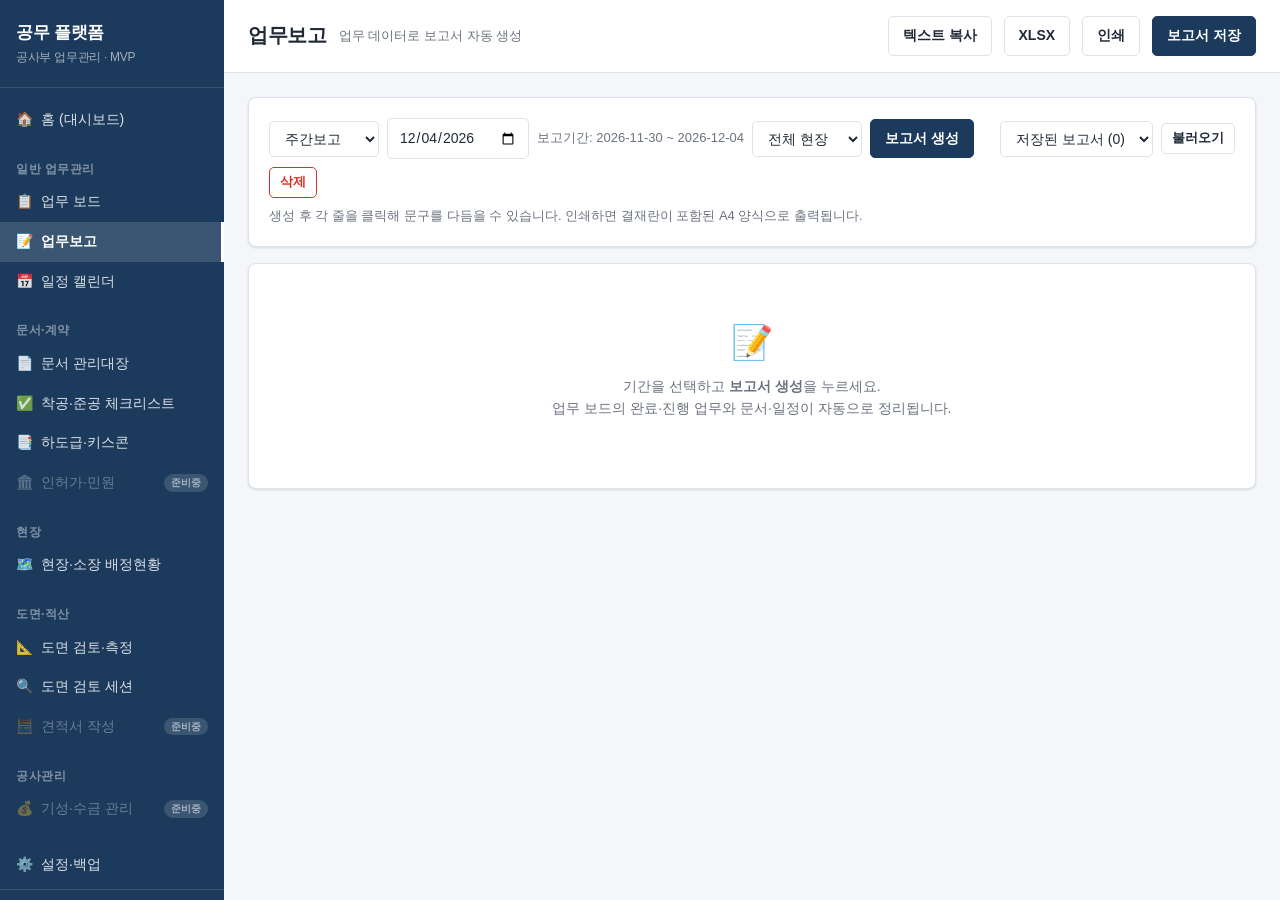
<file: report.html>
<!DOCTYPE html>
<html lang="ko">
<head>
  <meta charset="UTF-8">
  <meta name="viewport" content="width=device-width, initial-scale=1.0">
  <title>업무보고 — 공무 플랫폼</title>
  <link rel="stylesheet" href="assets/css/base.css">
  <link rel="stylesheet" href="assets/css/components.css">
  <link rel="stylesheet" href="assets/css/print.css">
  <style>
    /* report 전용 표현은 components 확장으로 최소화 */
    .report-site-block { margin-bottom: var(--sp-5); }
    .report-site-title { font-weight: 800; font-size: var(--fs-md); margin-bottom: var(--sp-2); }
    .report-sec-title { font-weight: 700; margin: var(--sp-2) 0 var(--sp-1); }
    .report-line {
      padding: 3px 8px;
      border-radius: var(--radius-sm);
      line-height: 1.7;
    }
    .report-line:hover { background: var(--c-primary-soft); }
    .report-line:focus { outline: 2px solid var(--c-accent); background: var(--c-surface); }
    .report-line.placeholder { color: var(--c-text-faint); }
    @media print {
      .report-line { padding: 0; }
      .report-site-title { font-size: 12pt; margin-top: 4mm; }
    }
  </style>
</head>
<body class="app">
  <div class="main">
    <div class="topbar">
      <button class="menu-toggle" data-menu-toggle>☰</button>
      <h1>업무보고</h1>
      <span class="sub">업무 데이터로 보고서 자동 생성</span>
      <span class="spacer"></span>
      <button class="btn" id="btnCopy">텍스트 복사</button>
      <button class="btn" id="btnXlsx">XLSX</button>
      <button class="btn" onclick="window.print()">인쇄</button>
      <button class="btn primary" id="btnSaveReport">보고서 저장</button>
    </div>
    <div class="content">
      <div class="card card-pad no-print">
        <div class="filters">
          <select class="select" id="rType">
            <option value="주간">주간보고</option>
            <option value="일일">일일보고</option>
          </select>
          <input class="input" id="rDate" type="date">
          <span class="small muted" id="rPeriodLabel"></span>
          <select class="select" id="rSite"></select>
          <button class="btn primary" id="btnGen">보고서 생성</button>
          <span class="spacer grow"></span>
          <select class="select" id="savedList"></select>
          <button class="btn sm" id="btnLoadSaved">불러오기</button>
          <button class="btn sm danger" id="btnDeleteSaved">삭제</button>
        </div>
        <p class="small muted mt-2">생성 후 각 줄을 클릭해 문구를 다듬을 수 있습니다. 인쇄하면 결재란이 포함된 A4 양식으로 출력됩니다.</p>
      </div>

      <!-- 인쇄 헤더 -->
      <div class="print-only">
        <div class="print-header">
          <div>
            <div class="print-title" id="printTitle">주 간 업 무 보 고</div>
            <div class="print-sub" id="printPeriod"></div>
            <div class="print-sub" id="printAuthor"></div>
          </div>
          <table class="approval">
            <tr><th>담당</th><th>팀장</th><th>부장</th></tr>
            <tr><td></td><td></td><td></td></tr>
          </table>
        </div>
      </div>

      <div class="card mt-4">
        <div class="card-body" id="reportBody">
          <div class="empty">
            <div class="empty-icon">📝</div>
            <p>기간을 선택하고 <b>보고서 생성</b>을 누르세요.<br>
            업무 보드의 완료·진행 업무와 문서·일정이 자동으로 정리됩니다.</p>
          </div>
        </div>
      </div>
    </div>
  </div>

  <script src="https://cdn.sheetjs.com/xlsx-0.20.3/package/dist/xlsx.full.min.js"></script>
  <script src="assets/js/store.js"></script>
  <script src="assets/js/ui.js"></script>
  <script>
    UI.init("report", "업무보고");
    UI.bindModalClose();

    let current = null; // { type, periodStart, periodEnd, sections: [{siteName, actual[], plan[], notes[]}] }

    /* ---------- 기간 계산 ---------- */
    function getPeriod() {
      const type = document.getElementById("rType").value;
      const base = document.getElementById("rDate").value || UI.todayStr();
      if (type === "일일") return { start: base, end: base };
      return UI.weekRange(base);
    }

    function updatePeriodLabel() {
      const p = getPeriod();
      const type = document.getElementById("rType").value;
      document.getElementById("rPeriodLabel").textContent =
        type === "일일" ? `보고일자: ${p.start}` : `보고기간: ${p.start} ~ ${p.end}`;
    }

    /* ---------- 문구 생성 규칙 (references/report-formats.md) ---------- */
    function lineDone(t) { return `${t.title} 완료 (${UI.fmtShort(t.completedAt || t.dueDate)})`; }
    function lineDoing(t) { return `${t.title} 진행 중`; }
    function linePlan(t) { return t.dueDate ? `${t.title} (기한 ${UI.fmtShort(t.dueDate)})` : t.title; }
    function lineWaitDoc(dd) {
      const from = dd.counterpart ? `${dd.counterpart} ` : "";
      const no = dd.docNo ? `(${dd.docNo})` : "";
      const due = dd.dueDate ? ` 회신기한 ${UI.fmtShort(dd.dueDate)}` : "";
      return `${from}공문${no}${due} — 회신대기`;
    }
    function lineEvent(e) { return `${e.title} (${UI.fmtShort(e.date)})`; }
    function lineOverdue(t) { return `${t.title} 지연 (기한 ${UI.fmtShort(t.dueDate)} 경과)`; }

    /* ---------- 보고서 데이터 생성 ---------- */
    function generate() {
      const type = document.getElementById("rType").value;
      const p = getPeriod();
      const siteFilter = document.getElementById("rSite").value;
      const nextP = type === "주간"
        ? { start: UI.addDays(p.start, 7), end: UI.addDays(p.end, 7) }
        : { start: UI.addDays(p.start, 1), end: UI.addDays(p.start, 1) };

      const inSite = (x) => !siteFilter || x.siteId === siteFilter;
      const tasks = Store.list("tasks", inSite);
      const docs = Store.list("documents", inSite);
      const events = Store.list("events", inSite);

      // 실적: 기간 내 완료 + 진행 중
      const done = tasks.filter((t) => t.status === "완료" && t.completedAt &&
        t.completedAt.slice(0, 10) >= p.start && t.completedAt.slice(0, 10) <= p.end);
      const doing = tasks.filter((t) => t.status === "진행");
      // 계획: 차기 기간 마감 + 대기 업무
      const planned = tasks.filter((t) => t.status !== "완료" &&
        ((t.dueDate && t.dueDate >= nextP.start && t.dueDate <= nextP.end) ||
         (t.status === "대기" && (!t.dueDate || t.dueDate >= nextP.start))));
      // 특이사항
      const waiting = docs.filter((dd) => dd.status === "회신대기");
      const periodEvents = events.filter((e) => e.date >= p.start && e.date <= nextP.end &&
        (e.type === "기성청구" || e.type === "계약마감" || e.type === "입찰"));
      const overdueTasks = tasks.filter((t) => t.status !== "완료" && t.dueDate && t.dueDate < UI.todayStr());

      // 현장별 그룹핑 (공통은 마지막)
      const siteIds = [...new Set([
        ...done.map((t) => t.siteId), ...doing.map((t) => t.siteId), ...planned.map((t) => t.siteId),
        ...waiting.map((d2) => d2.siteId), ...periodEvents.map((e) => e.siteId), ...overdueTasks.map((t) => t.siteId),
      ])];
      const orderedIds = siteIds.filter((id) => id).concat(siteIds.includes(null) || siteIds.includes(undefined) ? [null] : []);

      const sections = orderedIds.map((sid) => {
        const bySite = (x) => (x.siteId || null) === sid;
        return {
          siteName: sid ? UI.siteName(sid) : "공통·본사 업무",
          actual: [...done.filter(bySite).map(lineDone), ...doing.filter(bySite).map(lineDoing)],
          plan: planned.filter(bySite).map(linePlan),
          notes: [
            ...waiting.filter(bySite).map(lineWaitDoc),
            ...periodEvents.filter(bySite).map(lineEvent),
            ...overdueTasks.filter(bySite).map(lineOverdue),
          ],
        };
      }).filter((s) => s.actual.length || s.plan.length || s.notes.length);

      current = { type, periodStart: p.start, periodEnd: p.end, sections };
      renderReport();
      if (!sections.length) UI.toast("해당 기간에 정리할 업무·문서·일정이 없습니다.", "error");
    }

    /* ---------- 렌더 (줄 단위 인라인 편집) ---------- */
    function secTitles(type) {
      return type === "일일"
        ? ["1. 금일 실적", "2. 명일 계획", "3. 특이사항"]
        : ["1. 금주 실적", "2. 차주 계획", "3. 특이사항"];
    }

    function renderReport() {
      const body = document.getElementById("reportBody");
      if (!current || !current.sections.length) {
        body.innerHTML = `<div class="empty"><div class="empty-icon">📝</div>
          <p>생성된 내용이 없습니다. 기간을 바꾸거나 업무를 먼저 등록하세요.</p></div>`;
        updatePrintHeader();
        return;
      }
      const [t1, t2, t3] = secTitles(current.type);
      body.innerHTML = current.sections.map((sec, si) => `
        <div class="report-site-block" data-si="${si}">
          <div class="report-site-title">■ ${UI.esc(sec.siteName)}</div>
          ${[["actual", t1], ["plan", t2], ["notes", t3]].map(([key, title]) => `
            <div class="report-sec-title">${title}</div>
            ${(sec[key].length ? sec[key] : ["해당 없음"]).map((line, li) => `
              <div class="report-line" contenteditable="true" data-key="${key}" data-li="${li}">- ${UI.esc(line)}</div>`).join("")}
          `).join("")}
        </div>`).join("");
      updatePrintHeader();
    }

    /* 편집 내용을 current에 반영 */
    function syncEdits() {
      if (!current) return;
      document.querySelectorAll(".report-site-block").forEach((block) => {
        const si = parseInt(block.dataset.si, 10);
        const acc = { actual: [], plan: [], notes: [] };
        block.querySelectorAll(".report-line").forEach((line) => {
          const text = line.textContent.replace(/^-\s*/, "").trim();
          if (text && text !== "해당 없음") acc[line.dataset.key].push(text);
        });
        Object.assign(current.sections[si], acc);
      });
    }

    function updatePrintHeader() {
      const meta = Store.getMeta();
      const type = current ? current.type : document.getElementById("rType").value;
      document.getElementById("printTitle").textContent =
        type === "일일" ? "일 일 업 무 보 고" : "주 간 업 무 보 고";
      const p = current
        ? { start: current.periodStart, end: current.periodEnd }
        : getPeriod();
      document.getElementById("printPeriod").textContent =
        type === "일일" ? `보고일자: ${p.start}` : `보고기간: ${p.start} ~ ${p.end}`;
      document.getElementById("printAuthor").textContent =
        `소속: 공사부 공무팀 · 직급: ${meta.ownerRank || "-"} · 성명: ${meta.owner || "-"}`;
    }

    /* ---------- 텍스트 복사 ---------- */
    function toPlainText() {
      if (!current) return "";
      syncEdits();
      const meta = Store.getMeta();
      const [t1, t2, t3] = secTitles(current.type);
      const head = current.type === "일일"
        ? `[일일 업무보고] ${current.periodStart}`
        : `[주간 업무보고] ${current.periodStart} ~ ${current.periodEnd}`;
      const who = `공사부 공무팀 ${meta.ownerRank || ""} ${meta.owner || ""}`.trim();
      const blocks = current.sections.map((sec) => {
        const part = (title, arr) => arr.length ? `  ${title}\n` + arr.map((l) => `    - ${l}`).join("\n") : "";
        return [`■ ${sec.siteName}`, part(t1, sec.actual), part(t2, sec.plan), part(t3, sec.notes)]
          .filter(Boolean).join("\n");
      });
      return [head, who, "", ...blocks].join("\n");
    }

    document.getElementById("btnCopy").addEventListener("click", async () => {
      if (!current) { UI.toast("먼저 보고서를 생성하세요.", "error"); return; }
      try {
        await navigator.clipboard.writeText(toPlainText());
        UI.toast("보고서 텍스트를 복사했습니다. 메신저·메일에 붙여넣으세요.", "success");
      } catch {
        UI.toast("복사에 실패했습니다. 브라우저 권한을 확인하세요.", "error");
      }
    });

    /* ---------- XLSX ---------- */
    document.getElementById("btnXlsx").addEventListener("click", () => {
      if (!current) { UI.toast("먼저 보고서를 생성하세요.", "error"); return; }
      if (!UI.requireLib("XLSX", "엑셀(SheetJS)")) return;
      syncEdits();
      const [t1, t2, t3] = secTitles(current.type);
      const rows = [];
      current.sections.forEach((sec) => {
        sec.actual.forEach((l) => rows.push({ 현장: sec.siteName, 구분: t1.slice(3), 내용: l }));
        sec.plan.forEach((l) => rows.push({ 현장: sec.siteName, 구분: t2.slice(3), 내용: l }));
        sec.notes.forEach((l) => rows.push({ 현장: sec.siteName, 구분: t3.slice(3), 내용: l }));
      });
      const ws = XLSX.utils.json_to_sheet(rows);
      const wb = XLSX.utils.book_new();
      XLSX.utils.book_append_sheet(wb, ws, current.type + "보고");
      XLSX.writeFile(wb, `${current.type}업무보고_${current.periodStart}.xlsx`);
    });

    /* ---------- 저장/불러오기 ---------- */
    function refreshSavedList() {
      const reports = Store.list("reports").sort((a, b) => (b.generatedAt || "") < (a.generatedAt || "") ? -1 : 1);
      document.getElementById("savedList").innerHTML =
        `<option value="">저장된 보고서 (${reports.length})</option>` +
        reports.map((r) => `<option value="${r.id}">[${r.type}] ${r.periodStart}${r.type === "주간" ? "~" + r.periodEnd.slice(5) : ""}</option>`).join("");
    }

    document.getElementById("btnSaveReport").addEventListener("click", () => {
      if (!current) { UI.toast("먼저 보고서를 생성하세요.", "error"); return; }
      syncEdits();
      Store.add("reports", {
        type: current.type,
        periodStart: current.periodStart,
        periodEnd: current.periodEnd,
        generatedAt: new Date().toISOString(),
        sections: current.sections,
      });
      refreshSavedList();
      UI.toast("보고서를 저장했습니다. 목록에서 다시 열 수 있습니다.", "success");
    });

    document.getElementById("btnLoadSaved").addEventListener("click", () => {
      const id = document.getElementById("savedList").value;
      if (!id) { UI.toast("불러올 보고서를 선택하세요.", "error"); return; }
      const r = Store.get("reports", id);
      if (!r) return;
      current = { type: r.type, periodStart: r.periodStart, periodEnd: r.periodEnd, sections: JSON.parse(JSON.stringify(r.sections)) };
      document.getElementById("rType").value = r.type;
      document.getElementById("rDate").value = r.periodStart;
      updatePeriodLabel();
      renderReport();
      UI.toast("저장된 보고서를 불러왔습니다.");
    });

    document.getElementById("btnDeleteSaved").addEventListener("click", () => {
      const id = document.getElementById("savedList").value;
      if (!id) { UI.toast("삭제할 보고서를 선택하세요.", "error"); return; }
      if (confirm("저장된 보고서를 삭제할까요?")) {
        Store.remove("reports", id);
        refreshSavedList();
        UI.toast("삭제했습니다.");
      }
    });

    /* ---------- 초기화 ---------- */
    document.getElementById("rDate").value = UI.todayStr();
    document.getElementById("rSite").innerHTML = UI.siteOptions("", "전체 현장");
    document.getElementById("rType").addEventListener("change", updatePeriodLabel);
    document.getElementById("rDate").addEventListener("change", updatePeriodLabel);
    document.getElementById("btnGen").addEventListener("click", generate);
    updatePeriodLabel();
    updatePrintHeader();
    refreshSavedList();
  </script>
</body>
</html>
</file>
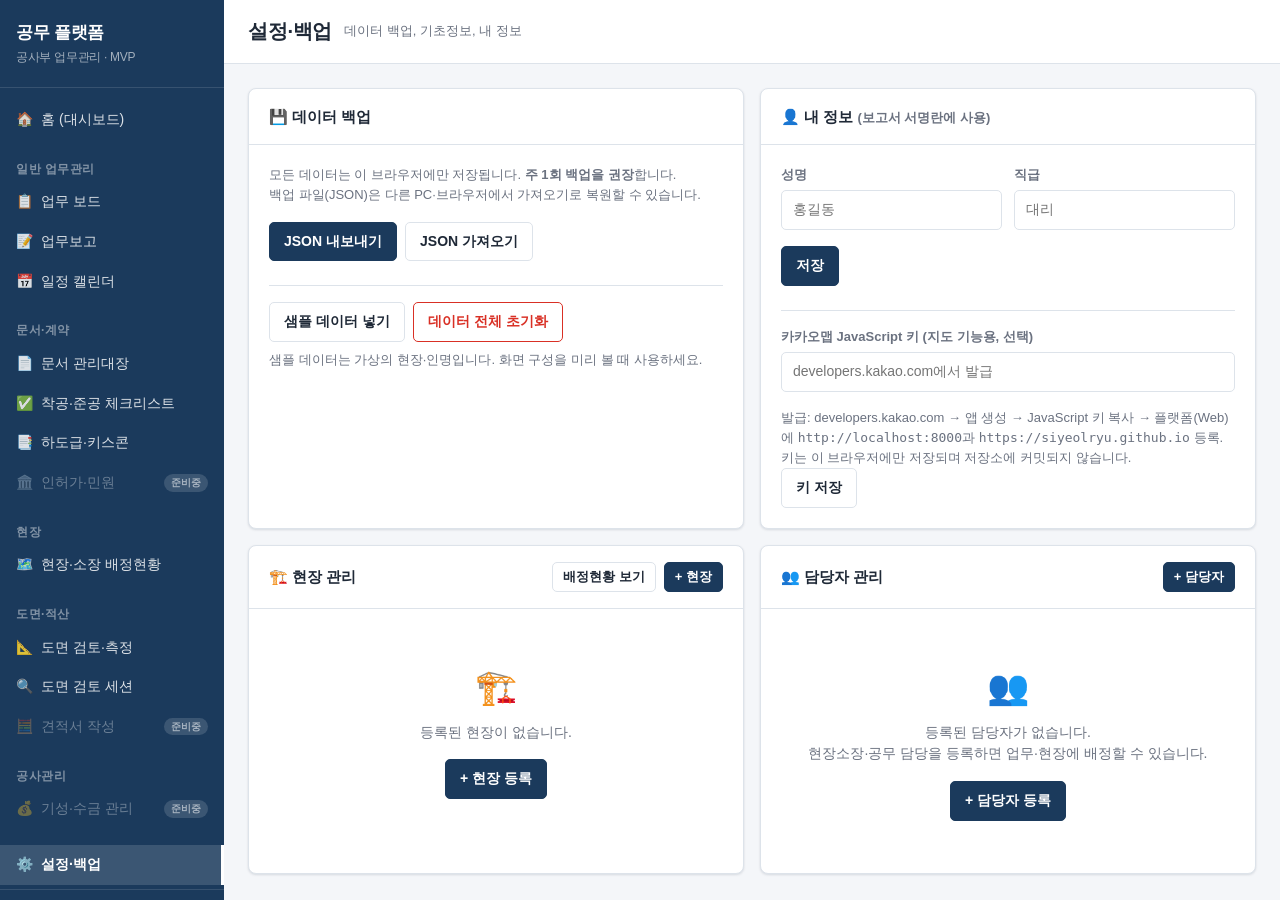
<file: settings.html>
<!DOCTYPE html>
<html lang="ko">
<head>
  <meta charset="UTF-8">
  <meta name="viewport" content="width=device-width, initial-scale=1.0">
  <title>설정·백업 — 공무 플랫폼</title>
  <link rel="stylesheet" href="assets/css/base.css">
  <link rel="stylesheet" href="assets/css/components.css">
  <link rel="stylesheet" href="assets/css/print.css">
</head>
<body class="app">
  <div class="main">
    <div class="topbar">
      <button class="menu-toggle" data-menu-toggle>☰</button>
      <h1>설정·백업</h1>
      <span class="sub">데이터 백업, 기초정보, 내 정보</span>
    </div>
    <div class="content">
      <div class="grid-2">
        <!-- 데이터 백업 -->
        <div class="card">
          <div class="card-head"><h2>💾 데이터 백업</h2></div>
          <div class="card-body">
            <p class="small muted">모든 데이터는 이 브라우저에만 저장됩니다. <b>주 1회 백업을 권장</b>합니다.<br>
            백업 파일(JSON)은 다른 PC·브라우저에서 가져오기로 복원할 수 있습니다.</p>
            <div class="flex mt-4">
              <button class="btn primary" id="btnExport">JSON 내보내기</button>
              <button class="btn" id="btnImport">JSON 가져오기</button>
              <input type="file" id="importFile" accept=".json" class="hidden">
            </div>
            <div class="mt-6" style="border-top:1px solid var(--c-border);padding-top:var(--sp-4)">
              <div class="flex">
                <button class="btn" id="btnSeed">샘플 데이터 넣기</button>
                <button class="btn danger" id="btnReset">데이터 전체 초기화</button>
              </div>
              <p class="small muted mt-2">샘플 데이터는 가상의 현장·인명입니다. 화면 구성을 미리 볼 때 사용하세요.</p>
            </div>
          </div>
        </div>

        <!-- 내 정보 -->
        <div class="card">
          <div class="card-head"><h2>👤 내 정보 <span class="small muted">(보고서 서명란에 사용)</span></h2></div>
          <div class="card-body">
            <div class="form-row">
              <div class="field"><label>성명</label><input class="input" id="myName" placeholder="홍길동"></div>
              <div class="field"><label>직급</label><input class="input" id="myRank" placeholder="대리"></div>
            </div>
            <button class="btn primary" id="btnSaveMe">저장</button>
            <div class="mt-6" style="border-top:1px solid var(--c-border);padding-top:var(--sp-4)">
              <div class="field">
                <label>카카오맵 JavaScript 키 <span class="small muted">(지도 기능용, 선택)</span></label>
                <input class="input" id="kakaoKey" placeholder="developers.kakao.com에서 발급">
              </div>
              <p class="small muted">발급: developers.kakao.com → 앱 생성 → JavaScript 키 복사 →
              플랫폼(Web)에 <code>http://localhost:8000</code>과 <code>https://siyeolryu.github.io</code> 등록.<br>
              키는 이 브라우저에만 저장되며 저장소에 커밋되지 않습니다.</p>
              <button class="btn" id="btnSaveKey">키 저장</button>
            </div>
          </div>
        </div>
      </div>

      <div class="grid-2 mt-4">
        <!-- 현장 관리 -->
        <div class="card">
          <div class="card-head">
            <h2>🏗️ 현장 관리</h2>
            <span class="spacer"></span>
            <a class="btn sm" href="sites.html">배정현황 보기</a>
            <button class="btn sm primary" id="btnNewSite">+ 현장</button>
          </div>
          <div class="card-body" id="siteList"></div>
        </div>

        <!-- 담당자 관리 -->
        <div class="card">
          <div class="card-head">
            <h2>👥 담당자 관리</h2>
            <span class="spacer"></span>
            <button class="btn sm primary" id="btnNewPerson">+ 담당자</button>
          </div>
          <div class="card-body" id="personList"></div>
        </div>
      </div>
    </div>
  </div>

  <!-- 현장 모달 -->
  <div class="modal-backdrop" id="siteModal">
    <div class="modal">
      <div class="modal-head"><h3 id="siteModalTitle">현장 등록</h3><button class="modal-close" data-close>×</button></div>
      <div class="modal-body">
        <div class="form-row">
          <div class="field"><label>현장명 <span class="req">*</span></label><input class="input" id="sName" placeholder="예: OO아파트 신축공사"></div>
          <div class="field"><label>현장 코드</label><input class="input" id="sCode" placeholder="예: A-01"></div>
        </div>
        <div class="form-row">
          <div class="field"><label>발주처</label><input class="input" id="sClient"></div>
          <div class="field"><label>상태</label>
            <select class="select" id="sStatus"><option>예정</option><option selected>진행중</option><option>준공</option></select>
          </div>
        </div>
        <div class="form-row">
          <div class="field"><label>착공일</label><input class="input" id="sStart" type="date"></div>
          <div class="field"><label>준공예정일</label><input class="input" id="sEnd" type="date"></div>
        </div>
        <div class="field"><label>주소 <span class="small muted">(지도·거리 계산용 — 배정현황에서 좌표 변환)</span></label>
          <input class="input" id="sAddress" placeholder="예: 경기도 OO시 OO로 123"></div>
        <div class="form-row">
          <div class="field"><label>현장소장</label><select class="select" id="sManager"></select></div>
          <div class="field"><label>담당 공무</label><select class="select" id="sGongmu"></select></div>
        </div>
        <div class="form-row">
          <div class="field"><label>네이버밴드 링크</label><input class="input" id="sBand" placeholder="https://band.us/..."></div>
          <div class="field"><label>비고</label><input class="input" id="sMemo"></div>
        </div>
      </div>
      <div class="modal-foot">
        <button class="btn danger hidden" id="btnSiteDelete">삭제</button>
        <span class="grow"></span>
        <button class="btn" data-close>취소</button>
        <button class="btn primary" id="btnSiteSave">저장</button>
      </div>
    </div>
  </div>

  <!-- 담당자 모달 -->
  <div class="modal-backdrop" id="personModal">
    <div class="modal">
      <div class="modal-head"><h3 id="personModalTitle">담당자 등록</h3><button class="modal-close" data-close>×</button></div>
      <div class="modal-body">
        <div class="form-row">
          <div class="field"><label>이름 <span class="req">*</span></label><input class="input" id="pName"></div>
          <div class="field"><label>직급</label><input class="input" id="pRank" placeholder="예: 소장, 대리"></div>
        </div>
        <div class="form-row">
          <div class="field"><label>역할</label>
            <select class="select" id="pRole"><option>공무</option><option>현장소장</option><option>현장직원</option><option>기타</option></select>
          </div>
          <div class="field"><label>연락처</label><input class="input" id="pPhone" placeholder="010-0000-0000"></div>
        </div>
        <label class="small flex"><input type="checkbox" id="pActive" checked> 재직 중</label>
      </div>
      <div class="modal-foot">
        <button class="btn danger hidden" id="btnPersonDelete">삭제</button>
        <span class="grow"></span>
        <button class="btn" data-close>취소</button>
        <button class="btn primary" id="btnPersonSave">저장</button>
      </div>
    </div>
  </div>

  <script src="assets/js/store.js"></script>
  <script src="assets/js/ui.js"></script>
  <script src="assets/js/seed.js"></script>
  <script>
    UI.init("settings", "설정·백업");
    UI.bindModalClose();

    let editingSiteId = null, editingPersonId = null;

    /* ---------- 백업 ---------- */
    document.getElementById("btnExport").addEventListener("click", () => {
      Store.exportJSON();
      UI.toast("백업 파일을 내려받았습니다.", "success");
    });
    document.getElementById("btnImport").addEventListener("click", () =>
      document.getElementById("importFile").click());
    document.getElementById("importFile").addEventListener("change", (e) => {
      const file = e.target.files[0];
      if (!file) return;
      if (!confirm("가져오기는 현재 데이터를 백업 파일 내용으로 전체 교체합니다. 계속할까요?")) {
        e.target.value = ""; return;
      }
      const reader = new FileReader();
      reader.onload = () => {
        try {
          Store.importJSON(JSON.parse(reader.result));
          UI.toast("복원했습니다.", "success");
          loadMe(); renderSites(); renderPeople();
        } catch (err) {
          UI.toast(err.message || "가져오기에 실패했습니다.", "error");
        }
        e.target.value = "";
      };
      reader.readAsText(file);
    });
    document.getElementById("btnReset").addEventListener("click", () => {
      if (confirm("모든 데이터를 삭제합니다. 백업 파일이 없으면 복구할 수 없습니다. 계속할까요?") &&
          confirm("정말 초기화할까요?")) {
        Store.resetAll();
        UI.toast("초기화했습니다.");
        loadMe(); renderSites(); renderPeople();
      }
    });
    document.getElementById("btnSeed").addEventListener("click", () => {
      if (Store.list("tasks").length || Store.list("sites").length) {
        if (!confirm("이미 데이터가 있습니다. 샘플 데이터를 추가로 넣을까요?")) return;
      }
      Seed.inject();
      UI.toast("샘플 데이터를 넣었습니다.", "success");
      renderSites(); renderPeople();
    });

    /* ---------- 내 정보 / 카카오 키 ---------- */
    function loadMe() {
      const meta = Store.getMeta();
      document.getElementById("myName").value = meta.owner || "";
      document.getElementById("myRank").value = meta.ownerRank || "";
      document.getElementById("kakaoKey").value = meta.kakaoKey || "";
    }
    document.getElementById("btnSaveMe").addEventListener("click", () => {
      Store.setMeta({
        owner: document.getElementById("myName").value.trim(),
        ownerRank: document.getElementById("myRank").value.trim(),
      });
      UI.toast("내 정보를 저장했습니다.", "success");
    });
    document.getElementById("btnSaveKey").addEventListener("click", () => {
      Store.setMeta({ kakaoKey: document.getElementById("kakaoKey").value.trim() });
      UI.toast("카카오맵 키를 저장했습니다.", "success");
    });

    /* ---------- 현장 관리 ---------- */
    function renderSites() {
      const sites = Store.list("sites");
      const el = document.getElementById("siteList");
      if (!sites.length) {
        el.innerHTML = `<div class="empty"><div class="empty-icon">🏗️</div>
          <p>등록된 현장이 없습니다.</p>
          <button class="btn primary" onclick="openSiteNew()">+ 현장 등록</button></div>`;
        return;
      }
      el.innerHTML = `<div class="table-wrap"><table class="table">
        <thead><tr><th>현장명</th><th>발주처</th><th>상태</th><th>현장소장</th></tr></thead>
        <tbody>${sites.map((s) => `
          <tr data-site="${s.id}">
            <td>${UI.esc(s.name)}</td>
            <td>${UI.esc(s.client || "-")}</td>
            <td>${UI.badge(s.status)}</td>
            <td>${UI.esc(UI.personName(s.siteManagerId))}</td>
          </tr>`).join("")}</tbody></table></div>`;
      el.querySelectorAll("[data-site]").forEach((tr) =>
        tr.addEventListener("click", () => openSiteEdit(tr.dataset.site)));
    }

    function fillSiteSelects(s = {}) {
      document.getElementById("sManager").innerHTML = UI.personOptions(s.siteManagerId, "현장소장", "소장 미배정");
      document.getElementById("sGongmu").innerHTML = UI.personOptions(s.managerId, "공무", "담당 공무 없음");
    }

    function openSiteNew() {
      editingSiteId = null;
      document.getElementById("siteModalTitle").textContent = "현장 등록";
      document.getElementById("btnSiteDelete").classList.add("hidden");
      ["sName","sCode","sClient","sStart","sEnd","sAddress","sBand","sMemo"].forEach((id) => (document.getElementById(id).value = ""));
      document.getElementById("sStatus").value = "진행중";
      fillSiteSelects();
      UI.openModal("siteModal");
      document.getElementById("sName").focus();
    }

    function openSiteEdit(id) {
      const s = Store.get("sites", id);
      if (!s) return;
      editingSiteId = id;
      document.getElementById("siteModalTitle").textContent = "현장 수정";
      document.getElementById("btnSiteDelete").classList.remove("hidden");
      document.getElementById("sName").value = s.name || "";
      document.getElementById("sCode").value = s.code || "";
      document.getElementById("sClient").value = s.client || "";
      document.getElementById("sStatus").value = s.status || "진행중";
      document.getElementById("sStart").value = s.startDate || "";
      document.getElementById("sEnd").value = s.endDate || "";
      document.getElementById("sAddress").value = s.address || "";
      document.getElementById("sBand").value = s.bandUrl || "";
      document.getElementById("sMemo").value = s.memo || "";
      fillSiteSelects(s);
      UI.openModal("siteModal");
    }

    document.getElementById("btnSiteSave").addEventListener("click", () => {
      const name = document.getElementById("sName").value.trim();
      if (!name) { UI.toast("현장명을 입력하세요.", "error"); return; }
      const prevAddress = editingSiteId ? (Store.get("sites", editingSiteId)?.address || "") : "";
      const address = document.getElementById("sAddress").value.trim();
      const data = {
        name,
        code: document.getElementById("sCode").value.trim(),
        client: document.getElementById("sClient").value.trim(),
        status: document.getElementById("sStatus").value,
        startDate: document.getElementById("sStart").value || null,
        endDate: document.getElementById("sEnd").value || null,
        address,
        siteManagerId: document.getElementById("sManager").value || null,
        managerId: document.getElementById("sGongmu").value || null,
        bandUrl: document.getElementById("sBand").value.trim(),
        memo: document.getElementById("sMemo").value.trim(),
      };
      // 주소가 바뀌면 좌표 무효화 (배정현황에서 재변환)
      if (address !== prevAddress) { data.lat = null; data.lng = null; data.sido = ""; data.sigungu = ""; }
      if (editingSiteId) {
        Store.update("sites", editingSiteId, data);
        UI.toast("현장을 수정했습니다.", "success");
      } else {
        Store.add("sites", data);
        UI.toast("현장을 등록했습니다.", "success");
      }
      UI.closeModal("siteModal");
      renderSites();
    });

    document.getElementById("btnSiteDelete").addEventListener("click", () => {
      if (editingSiteId && confirm("이 현장을 삭제할까요? 연결된 업무·문서의 현장 표시는 '-'가 됩니다.")) {
        Store.remove("sites", editingSiteId);
        UI.closeModal("siteModal");
        UI.toast("삭제했습니다.");
        renderSites();
      }
    });

    /* ---------- 담당자 관리 ---------- */
    function renderPeople() {
      const people = Store.list("people");
      const el = document.getElementById("personList");
      if (!people.length) {
        el.innerHTML = `<div class="empty"><div class="empty-icon">👥</div>
          <p>등록된 담당자가 없습니다.<br>현장소장·공무 담당을 등록하면 업무·현장에 배정할 수 있습니다.</p>
          <button class="btn primary" onclick="openPersonNew()">+ 담당자 등록</button></div>`;
        return;
      }
      el.innerHTML = `<div class="table-wrap"><table class="table">
        <thead><tr><th>이름</th><th>직급</th><th>역할</th><th>연락처</th><th>상태</th></tr></thead>
        <tbody>${people.map((p) => `
          <tr data-person="${p.id}">
            <td>${UI.esc(p.name)}</td>
            <td>${UI.esc(p.rank || "-")}</td>
            <td>${UI.esc(p.role || "-")}</td>
            <td>${UI.esc(p.phone || "-")}</td>
            <td>${p.active === false ? '<span class="badge gray">퇴직</span>' : '<span class="badge green">재직</span>'}</td>
          </tr>`).join("")}</tbody></table></div>`;
      el.querySelectorAll("[data-person]").forEach((tr) =>
        tr.addEventListener("click", () => openPersonEdit(tr.dataset.person)));
    }

    function openPersonNew() {
      editingPersonId = null;
      document.getElementById("personModalTitle").textContent = "담당자 등록";
      document.getElementById("btnPersonDelete").classList.add("hidden");
      ["pName", "pRank", "pPhone"].forEach((id) => (document.getElementById(id).value = ""));
      document.getElementById("pRole").value = "공무";
      document.getElementById("pActive").checked = true;
      UI.openModal("personModal");
      document.getElementById("pName").focus();
    }

    function openPersonEdit(id) {
      const p = Store.get("people", id);
      if (!p) return;
      editingPersonId = id;
      document.getElementById("personModalTitle").textContent = "담당자 수정";
      document.getElementById("btnPersonDelete").classList.remove("hidden");
      document.getElementById("pName").value = p.name || "";
      document.getElementById("pRank").value = p.rank || "";
      document.getElementById("pRole").value = p.role || "공무";
      document.getElementById("pPhone").value = p.phone || "";
      document.getElementById("pActive").checked = p.active !== false;
      UI.openModal("personModal");
    }

    document.getElementById("btnPersonSave").addEventListener("click", () => {
      const name = document.getElementById("pName").value.trim();
      if (!name) { UI.toast("이름을 입력하세요.", "error"); return; }
      const data = {
        name,
        rank: document.getElementById("pRank").value.trim(),
        role: document.getElementById("pRole").value,
        phone: document.getElementById("pPhone").value.trim(),
        active: document.getElementById("pActive").checked,
      };
      if (editingPersonId) {
        Store.update("people", editingPersonId, data);
        UI.toast("담당자를 수정했습니다.", "success");
      } else {
        Store.add("people", data);
        UI.toast("담당자를 등록했습니다.", "success");
      }
      UI.closeModal("personModal");
      renderPeople();
    });

    document.getElementById("btnPersonDelete").addEventListener("click", () => {
      if (editingPersonId && confirm("이 담당자를 삭제할까요?")) {
        Store.remove("people", editingPersonId);
        UI.closeModal("personModal");
        UI.toast("삭제했습니다.");
        renderPeople();
      }
    });

    document.getElementById("btnNewSite").addEventListener("click", openSiteNew);
    document.getElementById("btnNewPerson").addEventListener("click", openPersonNew);

    loadMe();
    renderSites();
    renderPeople();
  </script>
</body>
</html>
</file>
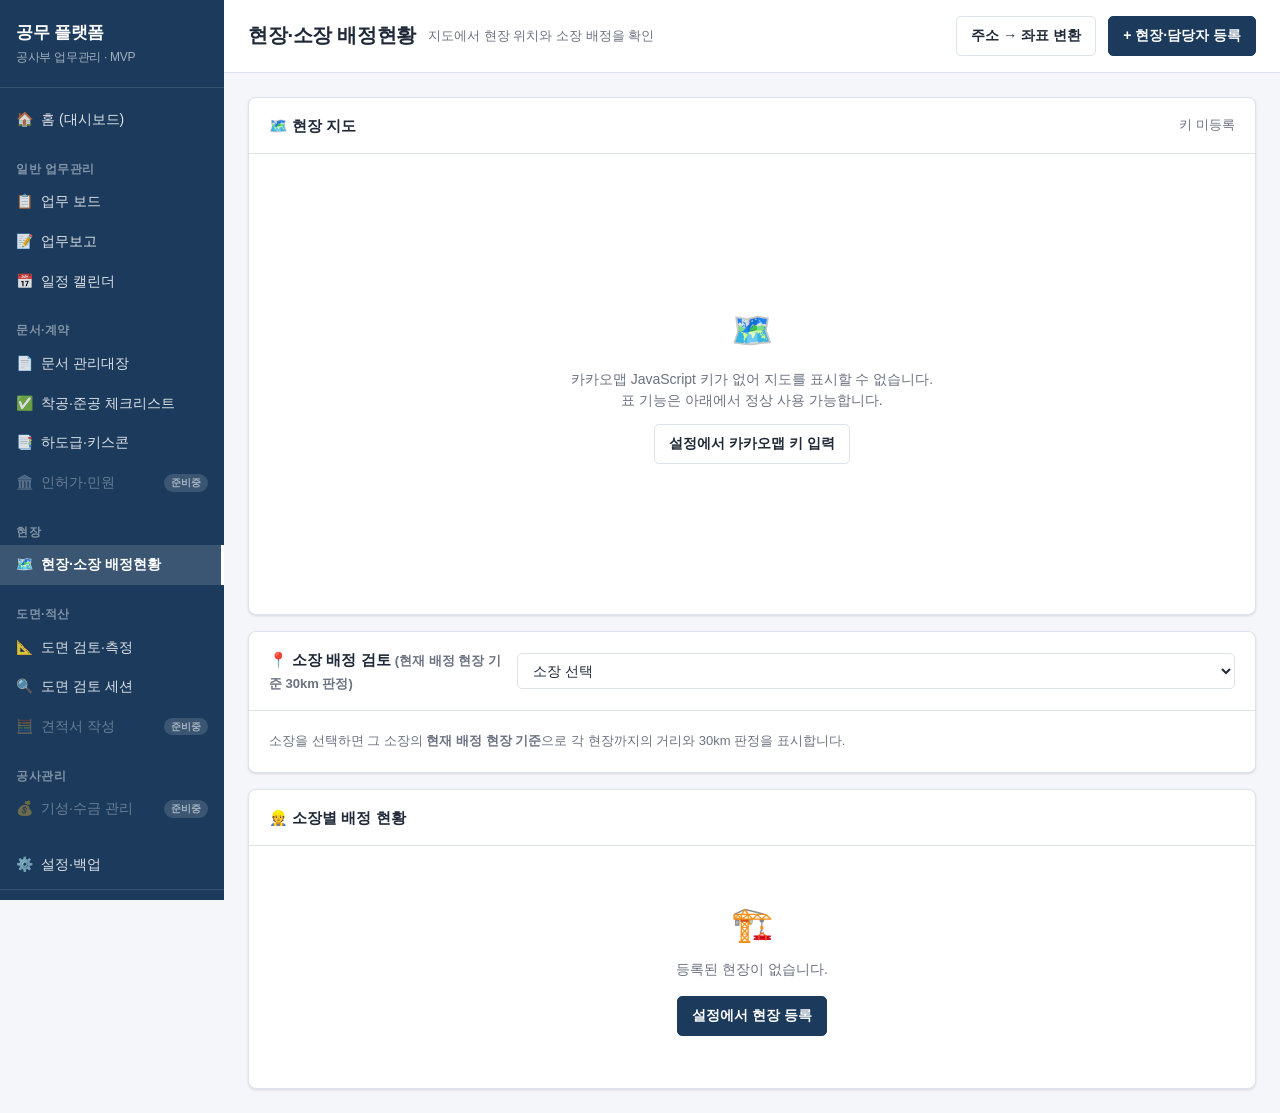
<file: sites.html>
<!DOCTYPE html>
<html lang="ko">
<head>
  <meta charset="UTF-8">
  <meta name="viewport" content="width=device-width, initial-scale=1.0">
  <title>현장·소장 배정현황 — 공무 플랫폼</title>
  <link rel="stylesheet" href="assets/css/base.css">
  <link rel="stylesheet" href="assets/css/components.css">
  <link rel="stylesheet" href="assets/css/print.css">
  <style>
    #map { width: 100%; height: 420px; border-radius: var(--radius); background: var(--c-neutral-soft); }
    .map-placeholder {
      height: 420px;
      display: flex;
      flex-direction: column;
      align-items: center;
      justify-content: center;
      gap: var(--sp-3);
      color: var(--c-text-sub);
      text-align: center;
      padding: var(--sp-4);
    }
    .assign-ok { color: var(--c-success); font-weight: 700; }
    .assign-far { color: var(--c-danger); font-weight: 700; }
    @media (max-width: 860px) { #map, .map-placeholder { height: 300px; } }
  </style>
</head>
<body class="app">
  <div class="main">
    <div class="topbar">
      <button class="menu-toggle" data-menu-toggle>☰</button>
      <h1>현장·소장 배정현황</h1>
      <span class="sub">지도에서 현장 위치와 소장 배정을 확인</span>
      <span class="spacer"></span>
      <button class="btn" id="btnGeocode">주소 → 좌표 변환</button>
      <a class="btn primary" href="settings.html">+ 현장·담당자 등록</a>
    </div>
    <div class="content">
      <!-- 지도 -->
      <div class="card">
        <div class="card-head">
          <h2>🗺️ 현장 지도</h2>
          <span class="spacer"></span>
          <span class="small muted" id="mapStatus"></span>
        </div>
        <div class="card-body" id="mapArea"></div>
      </div>

      <!-- 소장 배정 검토 -->
      <div class="card mt-4">
        <div class="card-head">
          <h2>📍 소장 배정 검토 <span class="small muted">(현재 배정 현장 기준 30km 판정)</span></h2>
          <span class="spacer"></span>
          <select class="select" id="judgeManager"></select>
        </div>
        <div class="card-body" id="judgeArea"></div>
      </div>

      <!-- 배정 표 -->
      <div class="card mt-4">
        <div class="card-head"><h2>👷 소장별 배정 현황</h2></div>
        <div class="card-body" id="assignArea"></div>
      </div>
    </div>
  </div>

  <script src="assets/js/store.js"></script>
  <script src="assets/js/ui.js"></script>
  <script src="assets/js/geo.js"></script>
  <script>
    UI.init("sites", "현장·소장 배정현황");
    UI.bindModalClose();

    let map = null;
    let mapReady = false;

    /* ---------- 지도 ---------- */
    function renderMapPlaceholder(msg, showSettingsLink) {
      document.getElementById("mapArea").innerHTML = `
        <div class="map-placeholder">
          <div style="font-size:34px">🗺️</div>
          <p>${msg}</p>
          ${showSettingsLink ? `<a class="btn" href="settings.html">설정에서 카카오맵 키 입력</a>` : ""}
        </div>`;
    }

    async function initMap() {
      const sites = Store.list("sites");
      if (!Store.getMeta().kakaoKey) {
        renderMapPlaceholder("카카오맵 JavaScript 키가 없어 지도를 표시할 수 없습니다.<br>표 기능은 아래에서 정상 사용 가능합니다.", true);
        document.getElementById("mapStatus").textContent = "키 미등록";
        return;
      }
      try {
        await Geo.loadKakao();
      } catch (e) {
        renderMapPlaceholder("카카오맵을 불러오지 못했습니다.<br>키가 올바른지, 카카오 개발자 콘솔에 현재 도메인이 등록됐는지 확인하세요.", true);
        document.getElementById("mapStatus").textContent = "로드 실패";
        UI.toast("카카오맵 로드에 실패했습니다.", "error");
        return;
      }
      document.getElementById("mapArea").innerHTML = `<div id="map"></div>`;
      const located = sites.filter((s) => s.lat != null && s.lng != null);
      const center = located.length
        ? new kakao.maps.LatLng(located[0].lat, located[0].lng)
        : new kakao.maps.LatLng(37.5665, 126.9780);
      map = new kakao.maps.Map(document.getElementById("map"), { center, level: 9 });
      mapReady = true;

      const bounds = new kakao.maps.LatLngBounds();
      located.forEach((s) => {
        const pos = new kakao.maps.LatLng(s.lat, s.lng);
        bounds.extend(pos);
        const marker = new kakao.maps.Marker({ map, position: pos, title: s.name });
        const manager = UI.personName(s.siteManagerId);
        const iw = new kakao.maps.InfoWindow({
          content: `<div style="padding:8px 12px;font-size:13px;line-height:1.6;min-width:180px">
            <b>${UI.esc(s.name)}</b><br>
            ${UI.esc(s.sigungu || "")} · ${UI.esc(s.status || "")}<br>
            소장: ${UI.esc(manager)}</div>`,
        });
        kakao.maps.event.addListener(marker, "click", () => iw.open(map, marker));
        new kakao.maps.CustomOverlay({
          map, position: pos, yAnchor: 0,
          content: `<div style="background:#1b3a5c;color:#fff;padding:2px 8px;border-radius:10px;font-size:11px;margin-top:4px">${UI.esc(s.name)}</div>`,
        });
      });
      if (located.length > 1) map.setBounds(bounds);
      document.getElementById("mapStatus").textContent =
        `현장 ${sites.length}곳 중 ${located.length}곳 좌표 표시`;
      if (sites.length > located.length) {
        document.getElementById("mapStatus").textContent += " · 좌표 없는 현장은 [주소 → 좌표 변환] 실행";
      }
    }

    /* ---------- 좌표 일괄 변환 ---------- */
    document.getElementById("btnGeocode").addEventListener("click", async () => {
      const targets = Store.list("sites", (s) => s.address && (s.lat == null || s.lng == null));
      if (!targets.length) { UI.toast("변환할 현장이 없습니다. (주소가 있고 좌표가 없는 현장 대상)"); return; }
      if (!Store.getMeta().kakaoKey) { UI.toast("먼저 설정에서 카카오맵 키를 입력하세요.", "error"); return; }
      try {
        await Geo.loadKakao();
      } catch {
        UI.toast("카카오맵 로드에 실패했습니다. 키·도메인 등록을 확인하세요.", "error");
        return;
      }
      let ok = 0, fail = 0;
      for (const s of targets) {
        try {
          const g = await Geo.geocode(s.address);
          Store.update("sites", s.id, g);
          ok++;
        } catch { fail++; }
      }
      UI.toast(`좌표 변환 완료: 성공 ${ok}건${fail ? `, 실패 ${fail}건 (주소 확인 필요)` : ""}`, fail ? "error" : "success");
      initMap();
      renderJudge();
      renderAssign();
    });

    /* ---------- 소장 배정 검토 ---------- */
    function renderJudge() {
      const managerId = document.getElementById("judgeManager").value;
      const area = document.getElementById("judgeArea");
      const sites = Store.list("sites", (s) => s.status !== "준공");
      if (!managerId) {
        area.innerHTML = `<p class="muted small">소장을 선택하면 그 소장의 <b>현재 배정 현장 기준</b>으로 각 현장까지의 거리와 30km 판정을 표시합니다.</p>`;
        return;
      }
      const bases = Geo.currentSitesOf(managerId).filter((s) => s.lat != null);
      const baseLabel = bases.length
        ? `기준 현장: ${bases.map((b) => UI.esc(b.name)).join(", ")}`
        : `현재 배정 현장이 없거나 좌표가 없습니다 — 거리 제약 없이 배정 가능합니다.`;
      const rows = sites.filter((s) => s.siteManagerId !== managerId).map((s) => {
        const j = Geo.assignJudge(managerId, s);
        let distCell, judgeCell;
        if (!j) { distCell = `<span class="muted">좌표 없음</span>`; judgeCell = `<span class="muted">변환 필요</span>`; }
        else if (j.km == null) { distCell = "-"; judgeCell = `<span class="assign-ok">배정 가능</span>`; }
        else {
          distCell = `${j.km.toFixed(1)} km <span class="small muted">(${UI.esc(j.baseSiteName)} 기준)</span>`;
          judgeCell = j.ok ? `<span class="assign-ok">배정 가능</span>` : `<span class="assign-far">원거리 (30km 이상)</span>`;
        }
        const curManager = UI.personName(s.siteManagerId);
        return `<tr class="no-hover">
          <td>${UI.esc(s.name)}</td>
          <td>${UI.esc(s.sigungu || "-")} ${s.sigungu ? `<span class="badge gray">${Geo.regionType(s.sigungu)}</span>` : ""}</td>
          <td>${UI.badge(s.status)}</td>
          <td>${UI.esc(curManager)}</td>
          <td>${distCell}</td>
          <td>${judgeCell}</td>
          <td><button class="btn sm" data-assign="${s.id}">이 소장으로 배정</button></td>
        </tr>`;
      }).join("");
      area.innerHTML = `
        <p class="small muted">${baseLabel}</p>
        <div class="table-wrap mt-2"><table class="table">
          <thead><tr><th>현장명</th><th>시/군</th><th>상태</th><th>현재 소장</th><th>거리</th><th>판정</th><th>배정</th></tr></thead>
          <tbody>${rows || `<tr class="no-hover"><td colspan="7" class="muted center">배정 검토할 다른 현장이 없습니다.</td></tr>`}</tbody>
        </table></div>`;
      area.querySelectorAll("[data-assign]").forEach((btn) =>
        btn.addEventListener("click", () => {
          const site = Store.get("sites", btn.dataset.assign);
          const person = Store.get("people", managerId);
          if (confirm(`${site.name} 현장의 소장을 ${person.name}(으)로 배정할까요?`)) {
            Store.update("sites", site.id, { siteManagerId: managerId });
            UI.toast("배정했습니다.", "success");
            renderJudge();
            renderAssign();
            initMap();
          }
        }));
    }

    /* ---------- 소장별 배정 현황 표 ---------- */
    function renderAssign() {
      const area = document.getElementById("assignArea");
      const sites = Store.list("sites");
      const managers = Store.list("people", (p) => p.role === "현장소장" && p.active !== false);
      if (!sites.length) {
        area.innerHTML = `<div class="empty"><div class="empty-icon">🏗️</div>
          <p>등록된 현장이 없습니다.</p>
          <a class="btn primary" href="settings.html">설정에서 현장 등록</a></div>`;
        return;
      }
      const unassigned = sites.filter((s) => !s.siteManagerId && s.status !== "준공");
      const blocks = managers.map((m) => {
        const mySites = sites.filter((s) => s.siteManagerId === m.id);
        const rows = mySites.map((s) => `
          <tr class="no-hover">
            <td>${UI.esc(s.name)}</td>
            <td>${UI.esc(s.sigungu || "-")}</td>
            <td>${UI.badge(s.status)}</td>
            <td class="nowrap small">${UI.fmtDate(s.startDate)} ~ ${UI.fmtDate(s.endDate)}</td>
            <td>${s.bandUrl ? `<a href="${UI.esc(s.bandUrl)}" target="_blank" rel="noopener">밴드 열기</a>` : `<span class="muted">-</span>`}</td>
          </tr>`).join("");
        return `<div class="section">
          <div class="section-title">👷 ${UI.esc(m.name)} ${UI.esc(m.rank || "")} <span class="badge navy">${mySites.length}개 현장</span></div>
          ${mySites.length ? `<div class="table-wrap"><table class="table">
            <thead><tr><th>현장명</th><th>시/군</th><th>상태</th><th>공사기간</th><th>네이버밴드</th></tr></thead>
            <tbody>${rows}</tbody></table></div>`
          : `<p class="muted small">배정된 현장이 없습니다.</p>`}
        </div>`;
      }).join("");
      const unassignedBlock = unassigned.length ? `
        <div class="section">
          <div class="section-title">⚠️ 소장 미배정 현장 <span class="badge red">${unassigned.length}건</span></div>
          <div class="table-wrap"><table class="table">
            <thead><tr><th>현장명</th><th>시/군</th><th>상태</th><th>공사기간</th></tr></thead>
            <tbody>${unassigned.map((s) => `
              <tr class="no-hover overdue">
                <td>${UI.esc(s.name)}</td>
                <td>${UI.esc(s.sigungu || "-")}</td>
                <td>${UI.badge(s.status)}</td>
                <td class="nowrap small">${UI.fmtDate(s.startDate)} ~ ${UI.fmtDate(s.endDate)}</td>
              </tr>`).join("")}</tbody></table></div>
        </div>` : "";
      area.innerHTML = (unassignedBlock + blocks) ||
        `<p class="muted small">현장소장 역할의 담당자를 설정에서 등록하세요.</p>`;
    }

    /* ---------- 초기화 ---------- */
    document.getElementById("judgeManager").innerHTML = UI.personOptions("", "현장소장", "소장 선택");
    document.getElementById("judgeManager").addEventListener("change", renderJudge);
    initMap();
    renderJudge();
    renderAssign();
  </script>
</body>
</html>
</file>
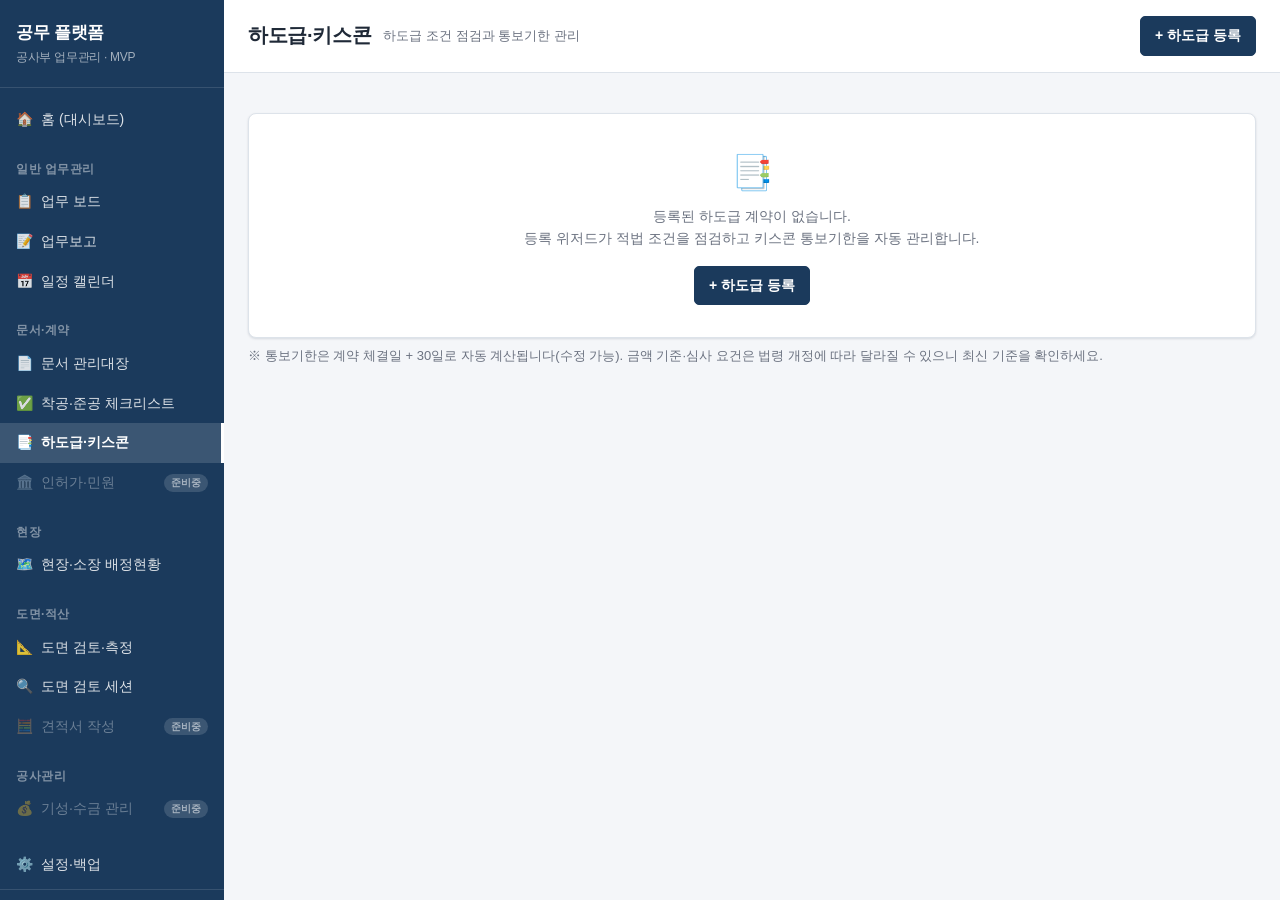
<file: subcontracts.html>
<!DOCTYPE html>
<html lang="ko">
<head>
  <meta charset="UTF-8">
  <meta name="viewport" content="width=device-width, initial-scale=1.0">
  <title>하도급·키스콘 — 공무 플랫폼</title>
  <link rel="stylesheet" href="assets/css/base.css">
  <link rel="stylesheet" href="assets/css/components.css">
  <link rel="stylesheet" href="assets/css/print.css">
  <style>
    .warn-strip {
      background: var(--c-warn-soft);
      color: var(--c-warn);
      border: 1px solid var(--c-warn);
      border-radius: var(--radius);
      padding: var(--sp-3) var(--sp-4);
      font-weight: 600;
    }
    .wizard-step { display: none; }
    .wizard-step.active { display: block; }
    .step-dots { display: flex; gap: var(--sp-2); align-items: center; margin-bottom: var(--sp-4); }
    .step-dot {
      width: 26px; height: 26px; border-radius: var(--radius-full);
      background: var(--c-neutral-soft); color: var(--c-text-sub);
      display: flex; align-items: center; justify-content: center;
      font-size: var(--fs-sm); font-weight: 700;
    }
    .step-dot.on { background: var(--c-primary); color: #fff; }
    .check-table td:first-child { width: 55%; }
  </style>
</head>
<body class="app">
  <div class="main">
    <div class="topbar">
      <button class="menu-toggle" data-menu-toggle>☰</button>
      <h1>하도급·키스콘</h1>
      <span class="sub">하도급 조건 점검과 통보기한 관리</span>
      <span class="spacer"></span>
      <button class="btn primary" id="btnNew">+ 하도급 등록</button>
    </div>
    <div class="content">
      <div id="warnArea" class="mb"></div>
      <div class="card mt-4" id="listArea"></div>
      <p class="small muted mt-2">※ 통보기한은 계약 체결일 + 30일로 자동 계산됩니다(수정 가능).
      금액 기준·심사 요건은 법령 개정에 따라 달라질 수 있으니 최신 기준을 확인하세요.</p>
    </div>
  </div>

  <!-- 등록/수정 위저드 모달 -->
  <div class="modal-backdrop" id="subModal">
    <div class="modal">
      <div class="modal-head"><h3 id="modalTitle">하도급 등록</h3><button class="modal-close" data-close>×</button></div>
      <div class="modal-body">
        <div class="step-dots">
          <div class="step-dot on" data-dot="1">1</div><span class="small muted">계약 정보</span>
          <div class="step-dot" data-dot="2">2</div><span class="small muted">조건 점검</span>
          <div class="step-dot" data-dot="3">3</div><span class="small muted">키스콘 통보</span>
        </div>

        <!-- 1단계: 계약 정보 -->
        <div class="wizard-step active" data-step="1">
          <div class="form-row">
            <div class="field"><label>현장 <span class="req">*</span></label><select class="select" id="wSite"></select></div>
            <div class="field"><label>공종 <span class="req">*</span></label><input class="input" id="wTrade" placeholder="예: 철근콘크리트"></div>
          </div>
          <div class="form-row">
            <div class="field"><label>하수급 업체명 <span class="req">*</span></label><input class="input" id="wCompany"></div>
            <div class="field"><label>하도급 금액 (원)</label><input class="input" id="wAmount" type="number" min="0" step="1000000"></div>
          </div>
          <div class="form-row">
            <div class="field"><label>계약 체결일</label><input class="input" id="wDate" type="date"></div>
            <div class="field"><label>상태</label>
              <select class="select" id="wStatus"><option>검토중</option><option>계약</option><option>통보완료</option><option>변경통보필요</option></select></div>
          </div>
        </div>

        <!-- 2단계: 조건 점검 -->
        <div class="wizard-step" data-step="2">
          <p class="small muted">계약 전 적법 요건입니다. 하나라도 "미확인"이면 계약을 진행하지 않는 것이 원칙입니다.</p>
          <div class="table-wrap"><table class="table check-table">
            <tbody id="checkRows"></tbody>
          </table></div>
        </div>

        <!-- 3단계: 키스콘 통보 -->
        <div class="wizard-step" data-step="3">
          <div class="form-row">
            <div class="field"><label>통보기한 <span class="small muted">(계약일+30일 자동)</span></label>
              <input class="input" id="wKisconDue" type="date"></div>
            <div class="field"><label>통보 완료일</label><input class="input" id="wKisconDone" type="date"></div>
          </div>
          <label class="small flex"><input type="checkbox" id="wMakeEvent" checked>
            통보기한을 캘린더 일정으로 등록</label>
          <div class="field mt-4"><label>비고</label><input class="input" id="wMemo"></div>
          <div id="wizardSummary" class="small muted mt-2"></div>
        </div>
      </div>
      <div class="modal-foot">
        <button class="btn danger hidden" id="btnDelete">삭제</button>
        <span class="grow"></span>
        <button class="btn" id="btnPrev">이전</button>
        <button class="btn primary" id="btnNext">다음</button>
        <button class="btn primary hidden" id="btnSave">저장</button>
      </div>
    </div>
  </div>

  <script src="assets/js/store.js"></script>
  <script src="assets/js/ui.js"></script>
  <script>
    UI.init("subcontracts", "하도급·키스콘");
    UI.bindModalClose();

    const CHECKS = [
      { key: "license", label: "하수급인 해당 공종 건설업 등록 보유", hint: "종합·전문 상호진출 요건 포함 확인" },
      { key: "noWholeSub", label: "일괄하도급 아님", hint: "도급공사 전부·주요부분 일괄 하도급 금지" },
      { key: "noReSub", label: "재하도급 아님 (또는 예외 요건 충족)", hint: "재하도급 원칙 금지" },
      { key: "bond", label: "하도급대금 지급보증서 교부 (또는 면제 사유 확인)", hint: "면제 사유는 비고에 기록" },
      { key: "standardForm", label: "표준하도급계약서 사용", hint: "공정위 표준양식" },
      { key: "fairness", label: "적정성 심사 대상 여부 확인", hint: "하도급률 미달 시 발주자 심사 — 최신 기준 확인" },
    ];
    let editingId = null;
    let step = 1;

    /* ---------- 목록 ---------- */
    function render() {
      const list = Store.list("subcontracts")
        .sort((a, b) => (b.createdAt || "") < (a.createdAt || "") ? -1 : 1);
      const today = UI.todayStr();
      const soon = UI.addDays(today, 7);

      // 경고 스트립: 통보기한 임박·경과 (미통보 건)
      const urgent = list.filter((s) => !s.kisconNotifiedAt && s.kisconDueDate && s.kisconDueDate <= soon);
      document.getElementById("warnArea").innerHTML = urgent.length
        ? `<div class="warn-strip">⚠ 키스콘 통보기한 임박·경과 ${urgent.length}건 — ${urgent.map((s) =>
            `${UI.esc(s.company)}(${UI.fmtShort(s.kisconDueDate)})`).join(", ")}</div>`
        : "";

      const area = document.getElementById("listArea");
      if (!list.length) {
        area.innerHTML = `<div class="empty"><div class="empty-icon">📑</div>
          <p>등록된 하도급 계약이 없습니다.<br>등록 위저드가 적법 조건을 점검하고 키스콘 통보기한을 자동 관리합니다.</p>
          <button class="btn primary" onclick="openNew()">+ 하도급 등록</button></div>`;
        return;
      }
      area.innerHTML = `<div class="table-wrap"><table class="table">
        <thead><tr><th>업체</th><th>공종</th><th>현장</th><th>금액</th><th>계약일</th>
          <th>조건 점검</th><th>키스콘 통보</th><th>상태</th></tr></thead>
        <tbody>${list.map((s) => {
          const checks = s.checks || {};
          const ok = CHECKS.filter((c) => checks[c.key] === "확인" || checks[c.key] === "해당없음").length;
          const checkBadge = ok === CHECKS.length
            ? `<span class="badge green">${ok}/${CHECKS.length} 완료</span>`
            : `<span class="badge orange">${ok}/${CHECKS.length}</span>`;
          const kiscon = s.kisconNotifiedAt
            ? `<span class="badge green">통보 ${UI.fmtShort(s.kisconNotifiedAt)}</span>`
            : s.kisconDueDate
              ? `${UI.fmtShort(s.kisconDueDate)} ${UI.ddayBadge(s.kisconDueDate)}`
              : "-";
          const overdue = !s.kisconNotifiedAt && s.kisconDueDate && s.kisconDueDate < today;
          return `<tr data-open="${s.id}" class="${overdue ? "overdue" : ""}">
            <td>${UI.esc(s.company)}</td>
            <td>${UI.esc(s.trade)}</td>
            <td>${UI.esc(UI.siteName(s.siteId))}</td>
            <td class="right nowrap">${s.amount ? Number(s.amount).toLocaleString() : "-"}</td>
            <td class="nowrap">${UI.fmtDate(s.contractDate)}</td>
            <td>${checkBadge}</td>
            <td class="nowrap">${kiscon}</td>
            <td>${UI.badge(s.status)}</td>
          </tr>`;
        }).join("")}</tbody></table></div>`;
      area.querySelectorAll("[data-open]").forEach((tr) =>
        tr.addEventListener("click", () => openEdit(tr.dataset.open)));
    }

    /* ---------- 위저드 ---------- */
    function gotoStep(n) {
      step = n;
      document.querySelectorAll(".wizard-step").forEach((el) =>
        el.classList.toggle("active", parseInt(el.dataset.step, 10) === n));
      document.querySelectorAll(".step-dot").forEach((el) =>
        el.classList.toggle("on", parseInt(el.dataset.dot, 10) <= n));
      document.getElementById("btnPrev").classList.toggle("hidden", n === 1);
      document.getElementById("btnNext").classList.toggle("hidden", n === 3);
      document.getElementById("btnSave").classList.toggle("hidden", n !== 3);
      if (n === 3) updateSummary();
    }

    function renderCheckRows(checks = {}) {
      document.getElementById("checkRows").innerHTML = CHECKS.map((c) => `
        <tr class="no-hover">
          <td>${UI.esc(c.label)}<br><span class="small muted">${UI.esc(c.hint)}</span></td>
          <td><select class="select" data-check="${c.key}">
            ${["미확인", "확인", "해당없음"].map((v) =>
              `<option ${(checks[c.key] || "미확인") === v ? "selected" : ""}>${v}</option>`).join("")}
          </select></td>
        </tr>`).join("");
    }

    function collectChecks() {
      const out = {};
      document.querySelectorAll("[data-check]").forEach((sel) => (out[sel.dataset.check] = sel.value));
      return out;
    }

    function updateSummary() {
      const checks = collectChecks();
      const bad = CHECKS.filter((c) => checks[c.key] === "미확인");
      document.getElementById("wizardSummary").innerHTML = bad.length
        ? `⚠ <b>미확인 조건 ${bad.length}건</b>: ${bad.map((c) => UI.esc(c.label)).join(" · ")}
           <br>미확인 상태로 저장은 가능하지만 목록에 경고로 표시됩니다.`
        : `✅ 조건 점검 완료. 저장 시 통보기한이 기한 관리에 합류합니다.`;
    }

    /* 계약일 → 통보기한 자동 (계약일+30일) */
    document.getElementById("wDate").addEventListener("change", () => {
      const d = document.getElementById("wDate").value;
      if (d) document.getElementById("wKisconDue").value = UI.addDays(d, 30);
    });

    function openNew() {
      editingId = null;
      document.getElementById("modalTitle").textContent = "하도급 등록";
      document.getElementById("btnDelete").classList.add("hidden");
      document.getElementById("wSite").innerHTML = UI.siteOptions("", "현장 선택");
      ["wTrade","wCompany","wAmount","wKisconDone","wMemo"].forEach((id) =>
        (document.getElementById(id).value = ""));
      document.getElementById("wDate").value = UI.todayStr();
      document.getElementById("wKisconDue").value = UI.addDays(UI.todayStr(), 30);
      document.getElementById("wStatus").value = "검토중";
      document.getElementById("wMakeEvent").checked = true;
      renderCheckRows();
      gotoStep(1);
      UI.openModal("subModal");
    }

    function openEdit(id) {
      const s = Store.get("subcontracts", id);
      if (!s) return;
      editingId = id;
      document.getElementById("modalTitle").textContent = "하도급 수정";
      document.getElementById("btnDelete").classList.remove("hidden");
      document.getElementById("wSite").innerHTML = UI.siteOptions(s.siteId, "현장 선택");
      document.getElementById("wTrade").value = s.trade || "";
      document.getElementById("wCompany").value = s.company || "";
      document.getElementById("wAmount").value = s.amount || "";
      document.getElementById("wDate").value = s.contractDate || "";
      document.getElementById("wStatus").value = s.status || "검토중";
      document.getElementById("wKisconDue").value = s.kisconDueDate || "";
      document.getElementById("wKisconDone").value = s.kisconNotifiedAt || "";
      document.getElementById("wMemo").value = s.memo || "";
      document.getElementById("wMakeEvent").checked = false;
      renderCheckRows(s.checks || {});
      gotoStep(1);
      UI.openModal("subModal");
    }

    document.getElementById("btnNext").addEventListener("click", () => {
      if (step === 1) {
        if (!document.getElementById("wCompany").value.trim() ||
            !document.getElementById("wTrade").value.trim()) {
          UI.toast("업체명과 공종을 입력하세요.", "error"); return;
        }
      }
      gotoStep(step + 1);
    });
    document.getElementById("btnPrev").addEventListener("click", () => gotoStep(step - 1));

    document.getElementById("btnSave").addEventListener("click", () => {
      const data = {
        siteId: document.getElementById("wSite").value || null,
        trade: document.getElementById("wTrade").value.trim(),
        company: document.getElementById("wCompany").value.trim(),
        amount: parseFloat(document.getElementById("wAmount").value) || null,
        contractDate: document.getElementById("wDate").value || null,
        status: document.getElementById("wStatus").value,
        checks: collectChecks(),
        kisconDueDate: document.getElementById("wKisconDue").value || null,
        kisconNotifiedAt: document.getElementById("wKisconDone").value || null,
        memo: document.getElementById("wMemo").value.trim(),
      };
      if (data.kisconNotifiedAt && data.status === "계약") data.status = "통보완료";
      let saved;
      if (editingId) {
        saved = Store.update("subcontracts", editingId, data);
        UI.toast("수정했습니다.", "success");
      } else {
        saved = Store.add("subcontracts", data);
        UI.toast("등록했습니다.", "success");
      }
      // 캘린더 일정 자동 생성 (기타 유형이 아닌 '계약마감' 유형으로 표시)
      if (document.getElementById("wMakeEvent").checked && data.kisconDueDate && !data.kisconNotifiedAt) {
        Store.add("events", {
          title: `키스콘 통보기한 — ${data.company} (${data.trade})`,
          date: data.kisconDueDate,
          type: "계약마감",
          siteId: data.siteId,
          memo: "하도급 통보 30일 기한",
        });
        UI.toast("통보기한을 캘린더에 등록했습니다.");
      }
      UI.closeModal("subModal");
      render();
    });

    document.getElementById("btnDelete").addEventListener("click", () => {
      if (editingId && confirm("이 하도급 건을 삭제할까요?")) {
        Store.remove("subcontracts", editingId);
        UI.closeModal("subModal");
        UI.toast("삭제했습니다.");
        render();
      }
    });

    document.getElementById("btnNew").addEventListener("click", openNew);
    render();
  </script>
</body>
</html>
</file>
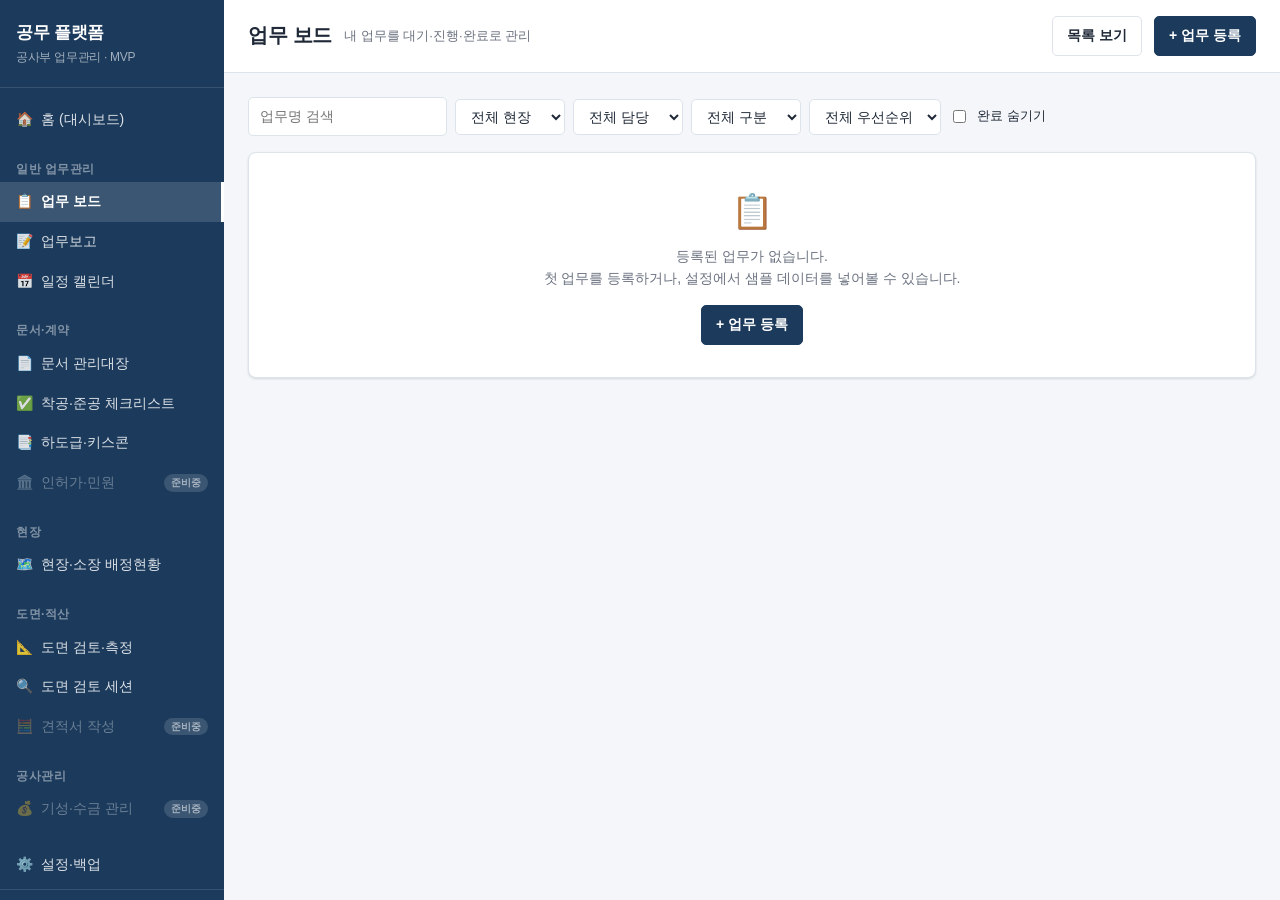
<file: tasks.html>
<!DOCTYPE html>
<html lang="ko">
<head>
  <meta charset="UTF-8">
  <meta name="viewport" content="width=device-width, initial-scale=1.0">
  <title>업무 보드 — 공무 플랫폼</title>
  <link rel="stylesheet" href="assets/css/base.css">
  <link rel="stylesheet" href="assets/css/components.css">
  <link rel="stylesheet" href="assets/css/print.css">
</head>
<body class="app">
  <div class="main">
    <div class="topbar">
      <button class="menu-toggle" data-menu-toggle>☰</button>
      <h1>업무 보드</h1>
      <span class="sub">내 업무를 대기·진행·완료로 관리</span>
      <span class="spacer"></span>
      <button class="btn" id="btnViewToggle">목록 보기</button>
      <button class="btn primary" id="btnNew">+ 업무 등록</button>
    </div>
    <div class="content">
      <div class="filters no-print" id="filterBar">
        <input class="input" id="fSearch" type="search" placeholder="업무명 검색">
        <select class="select" id="fSite"></select>
        <select class="select" id="fAssignee"></select>
        <select class="select" id="fCategory">
          <option value="">전체 구분</option>
          <option>기성</option><option>계약</option><option>공문</option>
          <option>인허가</option><option>민원</option><option>일반</option>
        </select>
        <select class="select" id="fPriority">
          <option value="">전체 우선순위</option>
          <option>높음</option><option>보통</option><option>낮음</option>
        </select>
        <label class="small flex"><input type="checkbox" id="fHideDone"> 완료 숨기기</label>
      </div>

      <div class="mt-4" id="boardWrap"></div>
    </div>
  </div>

  <!-- 업무 등록/수정 모달 -->
  <div class="modal-backdrop" id="taskModal">
    <div class="modal">
      <div class="modal-head">
        <h3 id="modalTitle">업무 등록</h3>
        <button class="modal-close" data-close>×</button>
      </div>
      <div class="modal-body">
        <div class="field">
          <label>업무명 <span class="req">*</span></label>
          <input class="input" id="mTitle" placeholder="예: 7월 기성청구 서류 작성">
        </div>
        <div class="field">
          <label>내용</label>
          <textarea class="textarea" id="mDesc" placeholder="세부 내용, 진행 상황 메모"></textarea>
        </div>
        <div class="form-row">
          <div class="field">
            <label>상태</label>
            <select class="select" id="mStatus"><option>대기</option><option>진행</option><option>완료</option></select>
          </div>
          <div class="field">
            <label>우선순위</label>
            <select class="select" id="mPriority"><option>높음</option><option selected>보통</option><option>낮음</option></select>
          </div>
          <div class="field">
            <label>마감일</label>
            <input class="input" id="mDue" type="date">
          </div>
        </div>
        <div class="form-row">
          <div class="field">
            <label>구분</label>
            <select class="select" id="mCategory">
              <option>일반</option><option>기성</option><option>계약</option>
              <option>공문</option><option>인허가</option><option>민원</option>
            </select>
          </div>
          <div class="field">
            <label>현장</label>
            <select class="select" id="mSite"></select>
          </div>
          <div class="field">
            <label>담당</label>
            <select class="select" id="mAssignee"></select>
          </div>
        </div>
      </div>
      <div class="modal-foot">
        <button class="btn danger hidden" id="btnDelete">삭제</button>
        <span class="grow"></span>
        <button class="btn" data-close>취소</button>
        <button class="btn primary" id="btnSave">저장</button>
      </div>
    </div>
  </div>

  <script src="assets/js/store.js"></script>
  <script src="assets/js/ui.js"></script>
  <script>
    UI.init("tasks", "업무 보드");
    UI.bindModalClose();

    const STATUSES = ["대기", "진행", "완료"];
    let viewMode = "kanban"; // kanban | list
    let editingId = null;

    /* ---------- 필터 ---------- */
    function initFilters() {
      document.getElementById("fSite").innerHTML = UI.siteOptions("", "전체 현장");
      document.getElementById("fAssignee").innerHTML = UI.personOptions("", null, "전체 담당");
      ["fSearch", "fSite", "fAssignee", "fCategory", "fPriority", "fHideDone"].forEach((id) =>
        document.getElementById(id).addEventListener("input", render));
    }

    function filteredTasks() {
      const q = document.getElementById("fSearch").value.trim();
      const site = document.getElementById("fSite").value;
      const assignee = document.getElementById("fAssignee").value;
      const cat = document.getElementById("fCategory").value;
      const pri = document.getElementById("fPriority").value;
      const hideDone = document.getElementById("fHideDone").checked;
      return Store.list("tasks", (t) =>
        (!q || (t.title || "").includes(q) || (t.description || "").includes(q)) &&
        (!site || t.siteId === site) &&
        (!assignee || t.assigneeId === assignee) &&
        (!cat || t.category === cat) &&
        (!pri || t.priority === pri) &&
        (!hideDone || t.status !== "완료"));
    }

    function sortTasks(arr) {
      const priOrder = { "높음": 0, "보통": 1, "낮음": 2 };
      return arr.sort((a, b) =>
        (a.dueDate || "9999") < (b.dueDate || "9999") ? -1 :
        (a.dueDate || "9999") > (b.dueDate || "9999") ? 1 :
        (priOrder[a.priority] ?? 1) - (priOrder[b.priority] ?? 1));
    }

    /* ---------- 렌더 ---------- */
    function render() {
      const tasks = sortTasks(filteredTasks());
      const wrap = document.getElementById("boardWrap");
      if (!Store.list("tasks").length) {
        wrap.innerHTML = `
          <div class="card"><div class="empty">
            <div class="empty-icon">📋</div>
            <p>등록된 업무가 없습니다.<br>첫 업무를 등록하거나, 설정에서 샘플 데이터를 넣어볼 수 있습니다.</p>
            <button class="btn primary" onclick="openNew()">+ 업무 등록</button>
          </div></div>`;
        return;
      }
      wrap.innerHTML = viewMode === "kanban" ? renderKanban(tasks) : renderList(tasks);
      if (viewMode === "kanban") bindDnD();
      wrap.querySelectorAll("[data-open]").forEach((el) =>
        el.addEventListener("click", () => openEdit(el.dataset.open)));
      wrap.querySelectorAll("select[data-move]").forEach((sel) => {
        sel.addEventListener("click", (e) => e.stopPropagation());
        sel.addEventListener("change", () => moveTask(sel.dataset.move, sel.value));
      });
    }

    function cardMeta(t) {
      const parts = [];
      if (t.priority && t.priority !== "보통") parts.push(UI.badge(t.priority));
      if (t.category && t.category !== "일반") parts.push(`<span class="badge navy">${UI.esc(t.category)}</span>`);
      if (t.siteId) parts.push(`<span class="muted">${UI.esc(UI.siteName(t.siteId))}</span>`);
      if (t.assigneeId) parts.push(`<span class="muted">${UI.esc(UI.personName(t.assigneeId))}</span>`);
      if (t.dueDate && t.status !== "완료") parts.push(UI.ddayBadge(t.dueDate));
      if (t.status === "완료" && t.completedAt) parts.push(`<span class="muted">완료 ${UI.fmtShort(t.completedAt)}</span>`);
      return parts.join(" ");
    }

    function renderKanban(tasks) {
      return `<div class="kanban">` + STATUSES.map((st) => {
        const items = tasks.filter((t) => t.status === st);
        const cards = items.map((t) => `
          <div class="kanban-card" draggable="true" data-id="${t.id}" data-open="${t.id}">
            <div class="kc-title">${UI.esc(t.title)}</div>
            <div class="kc-meta">${cardMeta(t)}</div>
          </div>`).join("") || `<div class="small muted center" style="padding:12px 0">없음</div>`;
        return `
          <div class="kanban-col" data-status="${st}">
            <div class="kanban-col-head">${UI.badge(st)} <span class="count">${items.length}</span></div>
            ${cards}
          </div>`;
      }).join("") + `</div>`;
    }

    function renderList(tasks) {
      const rows = tasks.map((t) => `
        <tr data-open="${t.id}" class="${t.status !== "완료" && UI.dday(t.dueDate) < 0 ? "overdue" : ""}">
          <td><select class="select" data-move="${t.id}" style="width:auto;padding:3px 6px">
            ${STATUSES.map((s) => `<option ${s === t.status ? "selected" : ""}>${s}</option>`).join("")}
          </select></td>
          <td>${UI.esc(t.title)}</td>
          <td>${UI.badge(t.priority)}</td>
          <td class="nowrap">${UI.fmtDate(t.dueDate)} ${t.status !== "완료" ? UI.ddayBadge(t.dueDate) : ""}</td>
          <td>${UI.esc(t.category || "일반")}</td>
          <td>${UI.esc(UI.siteName(t.siteId))}</td>
          <td>${UI.esc(UI.personName(t.assigneeId))}</td>
        </tr>`).join("");
      return `
        <div class="card"><div class="table-wrap"><table class="table">
          <thead><tr><th>상태</th><th>업무명</th><th>우선순위</th><th>마감일</th><th>구분</th><th>현장</th><th>담당</th></tr></thead>
          <tbody>${rows}</tbody>
        </table></div></div>`;
    }

    /* ---------- 드래그 앤 드롭 (실패해도 셀렉트로 이동 가능) ---------- */
    function bindDnD() {
      document.querySelectorAll(".kanban-card").forEach((card) => {
        card.addEventListener("dragstart", (e) => {
          e.dataTransfer.setData("text/plain", card.dataset.id);
          card.classList.add("dragging");
        });
        card.addEventListener("dragend", () => card.classList.remove("dragging"));
      });
      document.querySelectorAll(".kanban-col").forEach((col) => {
        col.addEventListener("dragover", (e) => { e.preventDefault(); col.classList.add("drag-over"); });
        col.addEventListener("dragleave", () => col.classList.remove("drag-over"));
        col.addEventListener("drop", (e) => {
          e.preventDefault();
          col.classList.remove("drag-over");
          moveTask(e.dataTransfer.getData("text/plain"), col.dataset.status);
        });
      });
    }

    function moveTask(id, status) {
      const patch = { status };
      const t = Store.get("tasks", id);
      if (!t) return;
      if (status === "완료" && !t.completedAt) patch.completedAt = new Date().toISOString();
      if (status !== "완료") patch.completedAt = null;
      Store.update("tasks", id, patch);
      render();
    }

    /* ---------- 모달 ---------- */
    function fillModalSelects(t = {}) {
      document.getElementById("mSite").innerHTML = UI.siteOptions(t.siteId, "현장 없음(공통)");
      document.getElementById("mAssignee").innerHTML = UI.personOptions(t.assigneeId, null, "담당 없음(본인)");
    }

    function openNew() {
      editingId = null;
      document.getElementById("modalTitle").textContent = "업무 등록";
      document.getElementById("btnDelete").classList.add("hidden");
      ["mTitle", "mDesc", "mDue"].forEach((id) => (document.getElementById(id).value = ""));
      document.getElementById("mStatus").value = "대기";
      document.getElementById("mPriority").value = "보통";
      document.getElementById("mCategory").value = "일반";
      fillModalSelects();
      UI.openModal("taskModal");
      document.getElementById("mTitle").focus();
    }

    function openEdit(id) {
      const t = Store.get("tasks", id);
      if (!t) return;
      editingId = id;
      document.getElementById("modalTitle").textContent = "업무 수정";
      document.getElementById("btnDelete").classList.remove("hidden");
      document.getElementById("mTitle").value = t.title || "";
      document.getElementById("mDesc").value = t.description || "";
      document.getElementById("mStatus").value = t.status || "대기";
      document.getElementById("mPriority").value = t.priority || "보통";
      document.getElementById("mDue").value = t.dueDate || "";
      document.getElementById("mCategory").value = t.category || "일반";
      fillModalSelects(t);
      UI.openModal("taskModal");
    }

    document.getElementById("btnSave").addEventListener("click", () => {
      const title = document.getElementById("mTitle").value.trim();
      if (!title) { UI.toast("업무명을 입력하세요.", "error"); return; }
      const status = document.getElementById("mStatus").value;
      const data = {
        title,
        description: document.getElementById("mDesc").value.trim(),
        status,
        priority: document.getElementById("mPriority").value,
        dueDate: document.getElementById("mDue").value || null,
        category: document.getElementById("mCategory").value,
        siteId: document.getElementById("mSite").value || null,
        assigneeId: document.getElementById("mAssignee").value || null,
      };
      if (editingId) {
        const prev = Store.get("tasks", editingId);
        data.completedAt = status === "완료" ? (prev.completedAt || new Date().toISOString()) : null;
        Store.update("tasks", editingId, data);
        UI.toast("업무를 수정했습니다.", "success");
      } else {
        data.completedAt = status === "완료" ? new Date().toISOString() : null;
        Store.add("tasks", data);
        UI.toast("업무를 등록했습니다.", "success");
      }
      UI.closeModal("taskModal");
      render();
    });

    document.getElementById("btnDelete").addEventListener("click", () => {
      if (editingId && confirm("이 업무를 삭제할까요?")) {
        Store.remove("tasks", editingId);
        UI.closeModal("taskModal");
        UI.toast("삭제했습니다.");
        render();
      }
    });

    document.getElementById("btnNew").addEventListener("click", openNew);
    document.getElementById("btnViewToggle").addEventListener("click", () => {
      viewMode = viewMode === "kanban" ? "list" : "kanban";
      document.getElementById("btnViewToggle").textContent = viewMode === "kanban" ? "목록 보기" : "칸반 보기";
      render();
    });

    initFilters();
    render();
  </script>
</body>
</html>
</file>
<file: assets/css/base.css>
/* ============================================================
   base.css — 디자인 토큰 · reset · 앱 레이아웃
   규칙: 모든 색·간격·크기는 여기 CSS 변수만 사용 (RULES.md §4)
   ============================================================ */

:root {
  /* 브랜드 */
  --c-primary: #1b3a5c;        /* 진남색 — 헤더·주요 버튼 */
  --c-primary-hover: #14293f;
  --c-primary-soft: #e8eef5;   /* 주요색 연한 배경 */
  --c-accent: #2f80ed;         /* 링크·활성 상태 */

  /* 중립 */
  --c-bg: #f4f6f9;             /* 페이지 배경 */
  --c-surface: #ffffff;        /* 카드·패널 */
  --c-border: #dde3ea;
  --c-text: #1f2937;
  --c-text-sub: #6b7280;
  --c-text-faint: #9ca3af;

  /* 상태 */
  --c-success: #1e8e3e;
  --c-success-soft: #e6f4ea;
  --c-warn: #d97706;
  --c-warn-soft: #fef3e2;
  --c-danger: #d93025;
  --c-danger-soft: #fdecea;
  --c-info: #2f80ed;
  --c-info-soft: #e8f0fe;
  --c-neutral-soft: #eef1f4;

  /* 우선순위/유형 색 */
  --c-pri-high: #d93025;
  --c-pri-mid: #d97706;
  --c-pri-low: #6b7280;
  --c-ev-billing: #7b2ff2;     /* 기성청구 */
  --c-ev-contract: #d93025;    /* 계약마감 */
  --c-ev-meeting: #1e8e3e;     /* 회의 */
  --c-ev-bid: #d97706;         /* 입찰 */
  --c-ev-etc: #6b7280;         /* 기타 */

  /* 타이포 */
  --font-sans: "Pretendard Variable", Pretendard, -apple-system, BlinkMacSystemFont,
    "Segoe UI", "Malgun Gothic", "Apple SD Gothic Neo", sans-serif;
  --fs-xs: 12px;
  --fs-sm: 13px;
  --fs-base: 14px;
  --fs-md: 15px;
  --fs-lg: 17px;
  --fs-xl: 20px;
  --fs-2xl: 24px;

  /* 간격 */
  --sp-1: 4px;
  --sp-2: 8px;
  --sp-3: 12px;
  --sp-4: 16px;
  --sp-5: 20px;
  --sp-6: 24px;
  --sp-8: 32px;

  /* 형태 */
  --radius: 8px;
  --radius-sm: 5px;
  --radius-full: 999px;
  --shadow: 0 1px 3px rgba(16, 30, 54, .08), 0 1px 2px rgba(16, 30, 54, .05);
  --shadow-lg: 0 8px 30px rgba(16, 30, 54, .16);

  --sidebar-w: 224px;
}

/* ---------- reset ---------- */
*, *::before, *::after { box-sizing: border-box; }
html, body { margin: 0; padding: 0; }
body {
  font-family: var(--font-sans);
  font-size: var(--fs-base);
  color: var(--c-text);
  background: var(--c-bg);
  line-height: 1.55;
  -webkit-font-smoothing: antialiased;
}
h1, h2, h3, h4, p { margin: 0; }
button, input, select, textarea { font: inherit; color: inherit; }
a { color: var(--c-accent); text-decoration: none; }
a:hover { text-decoration: underline; }
table { border-collapse: collapse; }
ul, ol { margin: 0; padding: 0; list-style: none; }

/* ---------- 앱 레이아웃: 사이드바 + 메인 ---------- */
.app { display: flex; min-height: 100vh; }

.sidebar {
  width: var(--sidebar-w);
  flex-shrink: 0;
  background: var(--c-primary);
  color: #fff;
  display: flex;
  flex-direction: column;
  position: sticky;
  top: 0;
  height: 100vh;
  overflow-y: auto;
}
.sidebar-brand {
  padding: var(--sp-5) var(--sp-4);
  font-size: var(--fs-lg);
  font-weight: 800;
  letter-spacing: -0.3px;
  border-bottom: 1px solid rgba(255,255,255,.12);
}
.sidebar-brand small {
  display: block;
  font-size: var(--fs-xs);
  font-weight: 400;
  color: rgba(255,255,255,.6);
  margin-top: 2px;
}
.nav-group { padding: var(--sp-3) 0 var(--sp-1); }
.nav-group-title {
  padding: var(--sp-1) var(--sp-4);
  font-size: var(--fs-xs);
  font-weight: 700;
  color: rgba(255,255,255,.45);
  letter-spacing: .5px;
}
.nav-item {
  display: flex;
  align-items: center;
  gap: var(--sp-2);
  padding: 9px var(--sp-4);
  color: rgba(255,255,255,.85);
  font-size: var(--fs-base);
}
.nav-item:hover { background: rgba(255,255,255,.08); text-decoration: none; }
.nav-item.active {
  background: rgba(255,255,255,.14);
  color: #fff;
  font-weight: 600;
  border-right: 3px solid #fff;
}
.nav-item.disabled { color: rgba(255,255,255,.35); cursor: default; }
.nav-item.disabled:hover { background: none; }
.nav-soon {
  margin-left: auto;
  font-size: 10px;
  font-weight: 600;
  padding: 1px 7px;
  border-radius: var(--radius-full);
  background: rgba(255,255,255,.14);
  color: rgba(255,255,255,.55);
}
.sidebar-foot {
  margin-top: auto;
  padding: var(--sp-4);
  font-size: var(--fs-xs);
  color: rgba(255,255,255,.4);
  border-top: 1px solid rgba(255,255,255,.12);
}

.main { flex: 1; min-width: 0; display: flex; flex-direction: column; }
.topbar {
  display: flex;
  align-items: center;
  gap: var(--sp-3);
  padding: var(--sp-4) var(--sp-6);
  background: var(--c-surface);
  border-bottom: 1px solid var(--c-border);
}
.topbar h1 { font-size: var(--fs-xl); font-weight: 700; letter-spacing: -0.3px; }
.topbar .sub { color: var(--c-text-sub); font-size: var(--fs-sm); }
.topbar .spacer { flex: 1; }
.content { padding: var(--sp-6); }

/* 모바일 메뉴 토글 */
.menu-toggle {
  display: none;
  background: none;
  border: 1px solid var(--c-border);
  border-radius: var(--radius-sm);
  padding: 6px 10px;
  cursor: pointer;
  font-size: var(--fs-lg);
  line-height: 1;
}

@media (max-width: 860px) {
  .sidebar {
    position: fixed;
    left: 0; top: 0;
    z-index: 200;
    transform: translateX(-100%);
    transition: transform .2s ease;
    box-shadow: var(--shadow-lg);
  }
  .sidebar.open { transform: translateX(0); }
  .menu-toggle { display: inline-block; }
  .content { padding: var(--sp-4); }
  .topbar { flex-wrap: wrap; padding: var(--sp-3) var(--sp-4); }
  .topbar .sub { display: none; }
  .sidebar-backdrop {
    display: none;
    position: fixed; inset: 0;
    background: rgba(0,0,0,.35);
    z-index: 199;
  }
  .sidebar-backdrop.show { display: block; }
}

/* 유틸 */
.muted { color: var(--c-text-sub); }
.small { font-size: var(--fs-sm); }
.nowrap { white-space: nowrap; }
.right { text-align: right; }
.center { text-align: center; }
.mt-2 { margin-top: var(--sp-2); }
.mt-4 { margin-top: var(--sp-4); }
.mt-6 { margin-top: var(--sp-6); }
.flex { display: flex; align-items: center; gap: var(--sp-2); }
.flex-wrap { flex-wrap: wrap; }
.grow { flex: 1; }
.hidden { display: none !important; }
</file>
<file: assets/css/components.css>
/* ============================================================
   components.css — 카드·버튼·배지·테이블·폼·모달·칸반·토스트
   base.css 토큰만 사용 (RULES.md §4)
   ============================================================ */

/* ---------- 카드 ---------- */
.card {
  background: var(--c-surface);
  border: 1px solid var(--c-border);
  border-radius: var(--radius);
  box-shadow: var(--shadow);
}
.card-pad { padding: var(--sp-5); }
.card-head {
  display: flex;
  align-items: center;
  gap: var(--sp-2);
  padding: var(--sp-4) var(--sp-5);
  border-bottom: 1px solid var(--c-border);
}
.card-head h2 { font-size: var(--fs-md); font-weight: 700; }
.card-head .spacer { flex: 1; }
.card-body { padding: var(--sp-5); }

/* KPI 카드 */
.kpi-grid {
  display: grid;
  grid-template-columns: repeat(auto-fit, minmax(180px, 1fr));
  gap: var(--sp-4);
}
.kpi {
  background: var(--c-surface);
  border: 1px solid var(--c-border);
  border-radius: var(--radius);
  padding: var(--sp-4) var(--sp-5);
  box-shadow: var(--shadow);
}
.kpi .kpi-label { font-size: var(--fs-sm); color: var(--c-text-sub); }
.kpi .kpi-value { font-size: var(--fs-2xl); font-weight: 800; margin-top: 2px; letter-spacing: -0.5px; }
.kpi .kpi-value .unit { font-size: var(--fs-sm); font-weight: 500; color: var(--c-text-sub); margin-left: 2px; }
.kpi.warn .kpi-value { color: var(--c-warn); }
.kpi.danger .kpi-value { color: var(--c-danger); }

/* ---------- 버튼 ---------- */
.btn {
  display: inline-flex;
  align-items: center;
  gap: 6px;
  padding: 8px 14px;
  border-radius: var(--radius-sm);
  border: 1px solid var(--c-border);
  background: var(--c-surface);
  color: var(--c-text);
  font-size: var(--fs-base);
  font-weight: 600;
  cursor: pointer;
  white-space: nowrap;
}
.btn:hover { background: var(--c-neutral-soft); }
.btn.primary { background: var(--c-primary); border-color: var(--c-primary); color: #fff; }
.btn.primary:hover { background: var(--c-primary-hover); }
.btn.danger { color: var(--c-danger); border-color: var(--c-danger); background: var(--c-surface); }
.btn.danger:hover { background: var(--c-danger-soft); }
.btn.ghost { border-color: transparent; background: transparent; }
.btn.ghost:hover { background: var(--c-neutral-soft); }
.btn.sm { padding: 4px 10px; font-size: var(--fs-sm); }
.btn:disabled { opacity: .5; cursor: default; }

/* ---------- 배지 ---------- */
.badge {
  display: inline-block;
  padding: 2px 9px;
  border-radius: var(--radius-full);
  font-size: var(--fs-xs);
  font-weight: 600;
  white-space: nowrap;
}
.badge.gray { background: var(--c-neutral-soft); color: var(--c-text-sub); }
.badge.blue { background: var(--c-info-soft); color: var(--c-info); }
.badge.green { background: var(--c-success-soft); color: var(--c-success); }
.badge.orange { background: var(--c-warn-soft); color: var(--c-warn); }
.badge.red { background: var(--c-danger-soft); color: var(--c-danger); }
.badge.navy { background: var(--c-primary-soft); color: var(--c-primary); }

/* ---------- 테이블 ---------- */
.table-wrap { overflow-x: auto; }
.table { width: 100%; font-size: var(--fs-base); }
.table th {
  text-align: left;
  font-size: var(--fs-sm);
  font-weight: 700;
  color: var(--c-text-sub);
  padding: 10px 12px;
  border-bottom: 2px solid var(--c-border);
  white-space: nowrap;
  background: var(--c-surface);
}
.table td {
  padding: 10px 12px;
  border-bottom: 1px solid var(--c-border);
  vertical-align: middle;
}
.table tbody tr:hover { background: var(--c-primary-soft); cursor: pointer; }
.table tbody tr.no-hover:hover { background: none; cursor: default; }
.table tr.overdue td { background: var(--c-danger-soft); }

/* ---------- 폼 ---------- */
.field { margin-bottom: var(--sp-4); }
.field label {
  display: block;
  font-size: var(--fs-sm);
  font-weight: 600;
  color: var(--c-text-sub);
  margin-bottom: 5px;
}
.field label .req { color: var(--c-danger); }
.input, .select, .textarea {
  width: 100%;
  padding: 8px 11px;
  border: 1px solid var(--c-border);
  border-radius: var(--radius-sm);
  background: var(--c-surface);
  font-size: var(--fs-base);
}
.input:focus, .select:focus, .textarea:focus {
  outline: 2px solid var(--c-accent);
  outline-offset: -1px;
  border-color: var(--c-accent);
}
.textarea { resize: vertical; min-height: 76px; }
.form-row { display: flex; gap: var(--sp-3); }
.form-row .field { flex: 1; }
.filters {
  display: flex;
  flex-wrap: wrap;
  gap: var(--sp-2);
  align-items: center;
}
.filters .select, .filters .input { width: auto; min-width: 110px; }

/* ---------- 모달 ---------- */
.modal-backdrop {
  position: fixed; inset: 0;
  background: rgba(15, 23, 42, .45);
  display: none;
  align-items: flex-start;
  justify-content: center;
  padding: 6vh var(--sp-4);
  z-index: 300;
  overflow-y: auto;
}
.modal-backdrop.show { display: flex; }
.modal {
  background: var(--c-surface);
  border-radius: var(--radius);
  box-shadow: var(--shadow-lg);
  width: 100%;
  max-width: 560px;
}
.modal-head {
  display: flex;
  align-items: center;
  padding: var(--sp-4) var(--sp-5);
  border-bottom: 1px solid var(--c-border);
}
.modal-head h3 { font-size: var(--fs-md); font-weight: 700; flex: 1; }
.modal-body { padding: var(--sp-5); }
.modal-foot {
  display: flex;
  justify-content: flex-end;
  gap: var(--sp-2);
  padding: var(--sp-4) var(--sp-5);
  border-top: 1px solid var(--c-border);
}
.modal-close {
  background: none; border: none;
  font-size: var(--fs-xl);
  color: var(--c-text-faint);
  cursor: pointer;
  line-height: 1;
}

/* ---------- 칸반 ---------- */
.kanban {
  display: grid;
  grid-template-columns: repeat(3, 1fr);
  gap: var(--sp-4);
  align-items: start;
}
.kanban-col {
  background: var(--c-neutral-soft);
  border-radius: var(--radius);
  padding: var(--sp-3);
  min-height: 220px;
}
.kanban-col-head {
  display: flex;
  align-items: center;
  gap: var(--sp-2);
  padding: var(--sp-1) var(--sp-2) var(--sp-3);
  font-weight: 700;
  font-size: var(--fs-base);
}
.kanban-col-head .count {
  font-size: var(--fs-xs);
  background: var(--c-surface);
  border-radius: var(--radius-full);
  padding: 1px 8px;
  color: var(--c-text-sub);
}
.kanban-col.drag-over { outline: 2px dashed var(--c-accent); outline-offset: -2px; }
.kanban-card {
  background: var(--c-surface);
  border: 1px solid var(--c-border);
  border-radius: var(--radius-sm);
  padding: var(--sp-3);
  margin-bottom: var(--sp-2);
  box-shadow: var(--shadow);
  cursor: grab;
}
.kanban-card .kc-title { font-weight: 600; margin-bottom: 4px; }
.kanban-card .kc-meta {
  display: flex;
  flex-wrap: wrap;
  gap: 6px;
  font-size: var(--fs-xs);
  color: var(--c-text-sub);
  align-items: center;
}
.kanban-card.dragging { opacity: .5; }
@media (max-width: 860px) {
  .kanban { grid-template-columns: 1fr; }
}

/* ---------- 빈 상태 ---------- */
.empty {
  text-align: center;
  padding: var(--sp-8) var(--sp-4);
  color: var(--c-text-sub);
}
.empty .empty-icon { font-size: 34px; margin-bottom: var(--sp-2); }
.empty p { margin-bottom: var(--sp-4); }

/* ---------- 토스트 ---------- */
.toast-wrap {
  position: fixed;
  bottom: var(--sp-5);
  left: 50%;
  transform: translateX(-50%);
  z-index: 400;
  display: flex;
  flex-direction: column;
  gap: var(--sp-2);
  align-items: center;
}
.toast {
  background: var(--c-text);
  color: #fff;
  padding: 10px 18px;
  border-radius: var(--radius-full);
  font-size: var(--fs-sm);
  box-shadow: var(--shadow-lg);
  animation: toast-in .18s ease;
}
.toast.error { background: var(--c-danger); }
.toast.success { background: var(--c-success); }
@keyframes toast-in {
  from { opacity: 0; transform: translateY(8px); }
  to { opacity: 1; transform: translateY(0); }
}

/* ---------- 탭 ---------- */
.tabs {
  display: flex;
  gap: var(--sp-1);
  border-bottom: 1px solid var(--c-border);
  margin-bottom: var(--sp-4);
}
.tab {
  padding: 8px 16px;
  font-weight: 600;
  color: var(--c-text-sub);
  border: none;
  background: none;
  cursor: pointer;
  border-bottom: 2px solid transparent;
  margin-bottom: -1px;
}
.tab.active { color: var(--c-primary); border-bottom-color: var(--c-primary); }

/* ---------- 캘린더 ---------- */
.cal-grid {
  display: grid;
  grid-template-columns: repeat(7, 1fr);
  border-left: 1px solid var(--c-border);
  border-top: 1px solid var(--c-border);
}
.cal-dow {
  padding: 8px;
  text-align: center;
  font-size: var(--fs-sm);
  font-weight: 700;
  color: var(--c-text-sub);
  background: var(--c-neutral-soft);
  border-right: 1px solid var(--c-border);
  border-bottom: 1px solid var(--c-border);
}
.cal-cell {
  min-height: 96px;
  padding: 6px;
  border-right: 1px solid var(--c-border);
  border-bottom: 1px solid var(--c-border);
  background: var(--c-surface);
  cursor: pointer;
  overflow: hidden;
}
.cal-cell:hover { background: var(--c-primary-soft); }
.cal-cell.other { background: var(--c-bg); color: var(--c-text-faint); }
.cal-cell.today .cal-day {
  background: var(--c-primary);
  color: #fff;
  border-radius: var(--radius-full);
}
.cal-day {
  display: inline-block;
  width: 24px; height: 24px;
  line-height: 24px;
  text-align: center;
  font-size: var(--fs-sm);
  font-weight: 600;
  margin-bottom: 3px;
}
.cal-cell .sun { color: var(--c-danger); }
.cal-cell .sat { color: var(--c-accent); }
.cal-item {
  display: block;
  font-size: 11px;
  padding: 1px 5px;
  border-radius: 3px;
  margin-bottom: 2px;
  white-space: nowrap;
  overflow: hidden;
  text-overflow: ellipsis;
  color: #fff;
}
.cal-more { font-size: 11px; color: var(--c-text-sub); }
@media (max-width: 860px) {
  .cal-cell { min-height: 64px; }
}

/* ---------- 페이지 공통 섹션 ---------- */
.section { margin-bottom: var(--sp-6); }
.section-title {
  font-size: var(--fs-md);
  font-weight: 700;
  margin-bottom: var(--sp-3);
}
.grid-2 {
  display: grid;
  grid-template-columns: 1fr 1fr;
  gap: var(--sp-4);
}
@media (max-width: 1100px) {
  .grid-2 { grid-template-columns: 1fr; }
}
</file>
<file: assets/css/print.css>
/* ============================================================
   print.css — A4 인쇄 (보고서·대장)
   화면에서 .print-only는 숨기고, 인쇄 시 앱 UI를 숨긴다.
   ============================================================ */

.print-only { display: none; }

@media print {
  @page { size: A4; margin: 14mm 12mm; }

  body { background: #fff; font-size: 11pt; }

  /* 앱 UI 숨김 */
  .sidebar, .topbar, .menu-toggle, .sidebar-backdrop,
  .no-print, .toast-wrap, .modal-backdrop, .filters { display: none !important; }
  .app { display: block; }
  .main { display: block; }
  .content { padding: 0; }
  .card { border: none; box-shadow: none; }
  .card-body, .card-pad { padding: 0; }

  .print-only { display: block; }

  /* 인쇄 헤더 (제목 + 결재란) */
  .print-header {
    display: flex;
    justify-content: space-between;
    align-items: flex-start;
    margin-bottom: 8mm;
  }
  .print-title { font-size: 18pt; font-weight: 800; letter-spacing: 2px; }
  .print-sub { font-size: 10pt; color: #444; margin-top: 2mm; }

  /* 결재란 */
  .approval { border-collapse: collapse; }
  .approval th, .approval td {
    border: 1px solid #333;
    width: 22mm;
    text-align: center;
    font-size: 9pt;
  }
  .approval th { height: 7mm; background: #f0f0f0; font-weight: 600; }
  .approval td { height: 16mm; }

  /* 본문 표 */
  .table th, .table td {
    border: 1px solid #666;
    padding: 2mm 2.5mm;
    font-size: 10pt;
  }
  .table th { background: #f0f0f0; color: #000; }
  .table tbody tr:hover { background: none; }
  .table tr.overdue td { background: none; }

  .badge { border: 1px solid #999; background: none !important; color: #000 !important; }

  h2, h3 { page-break-after: avoid; }
  tr, .report-site-block { page-break-inside: avoid; }

  a { color: inherit; text-decoration: none; }
}
</file>
